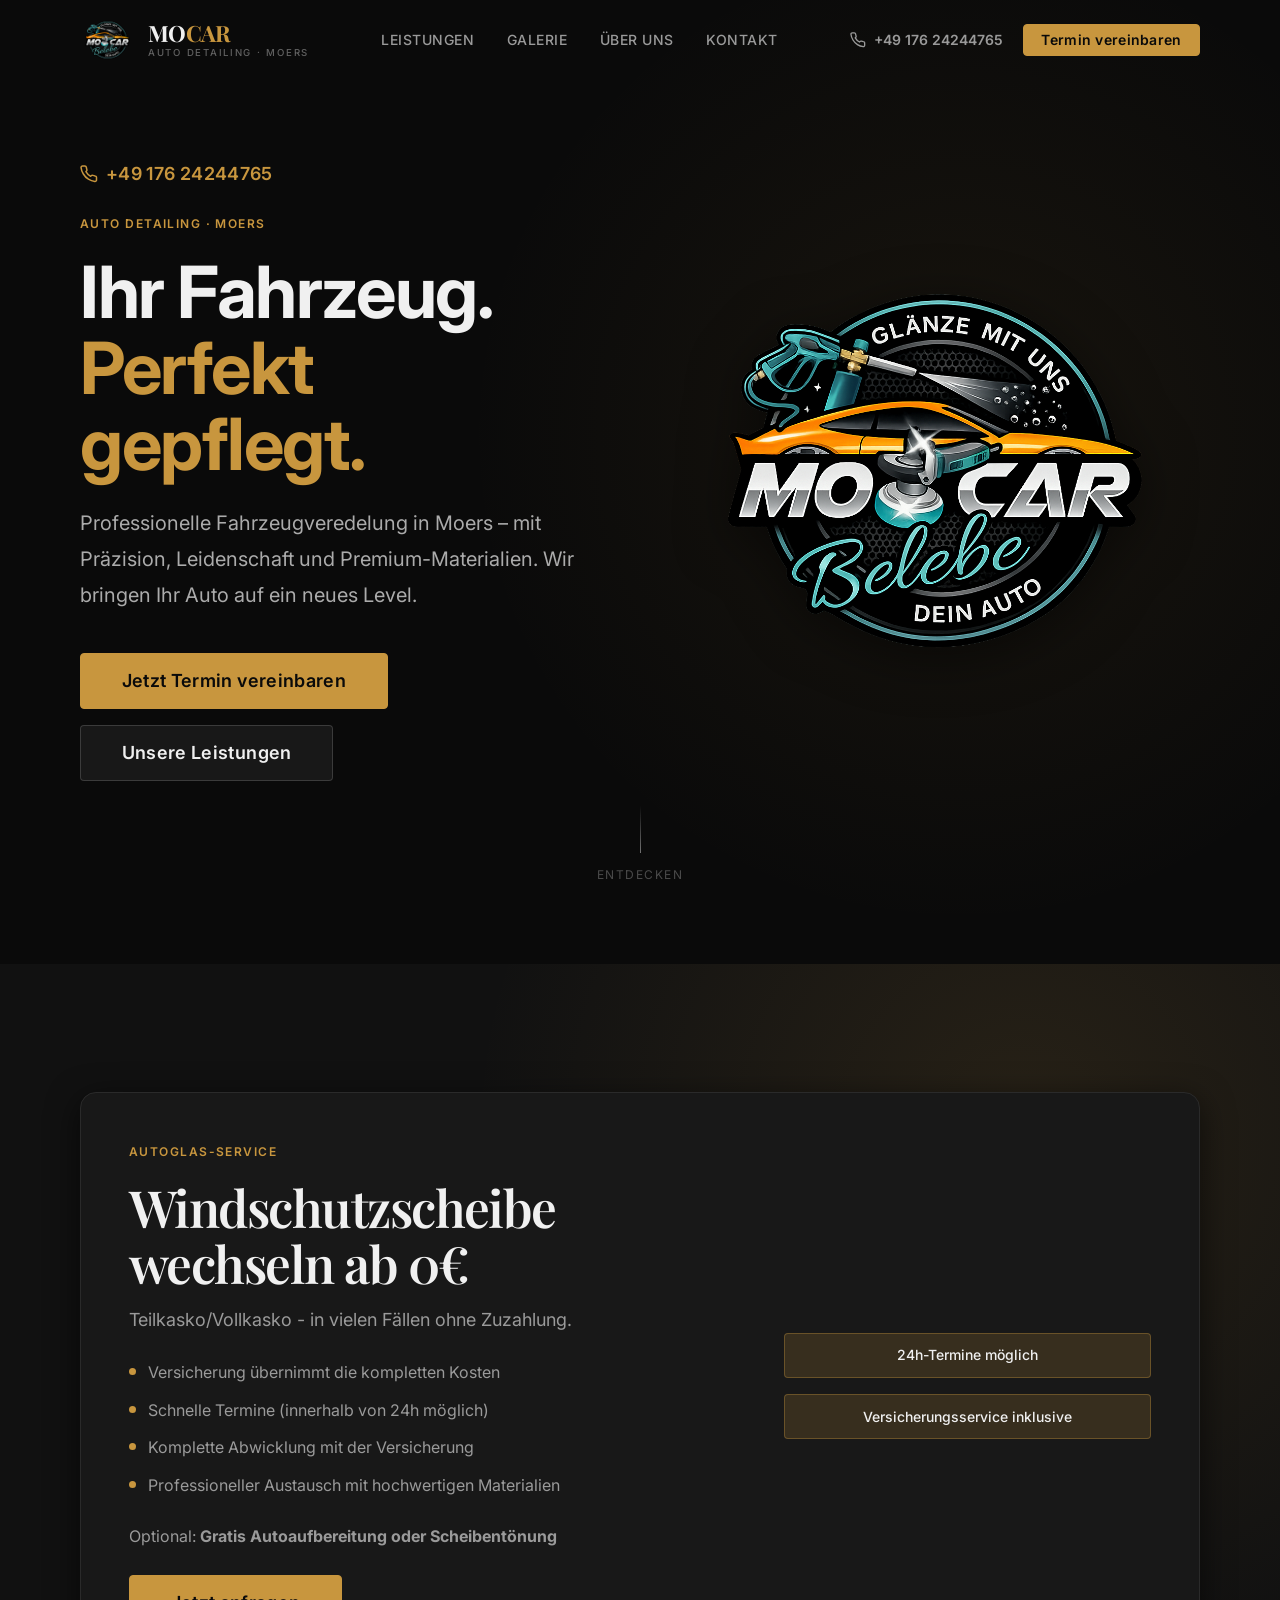
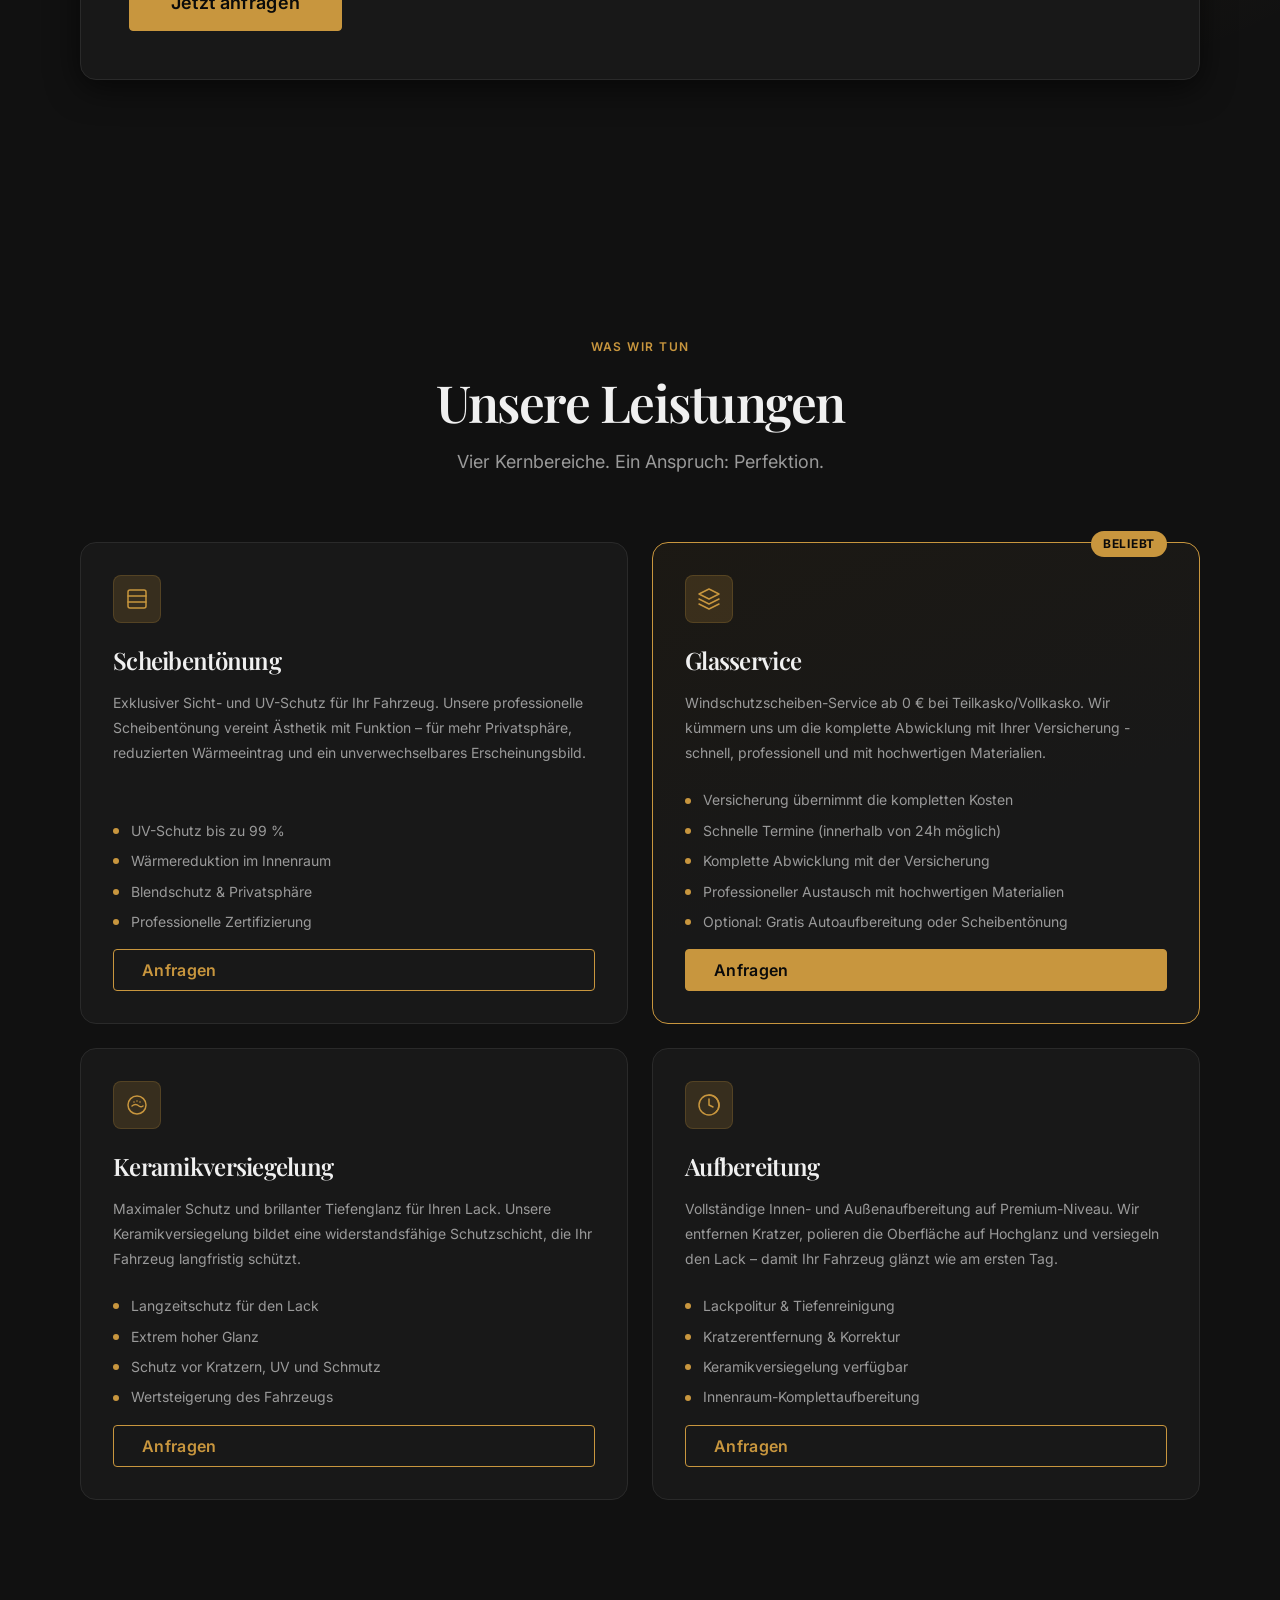
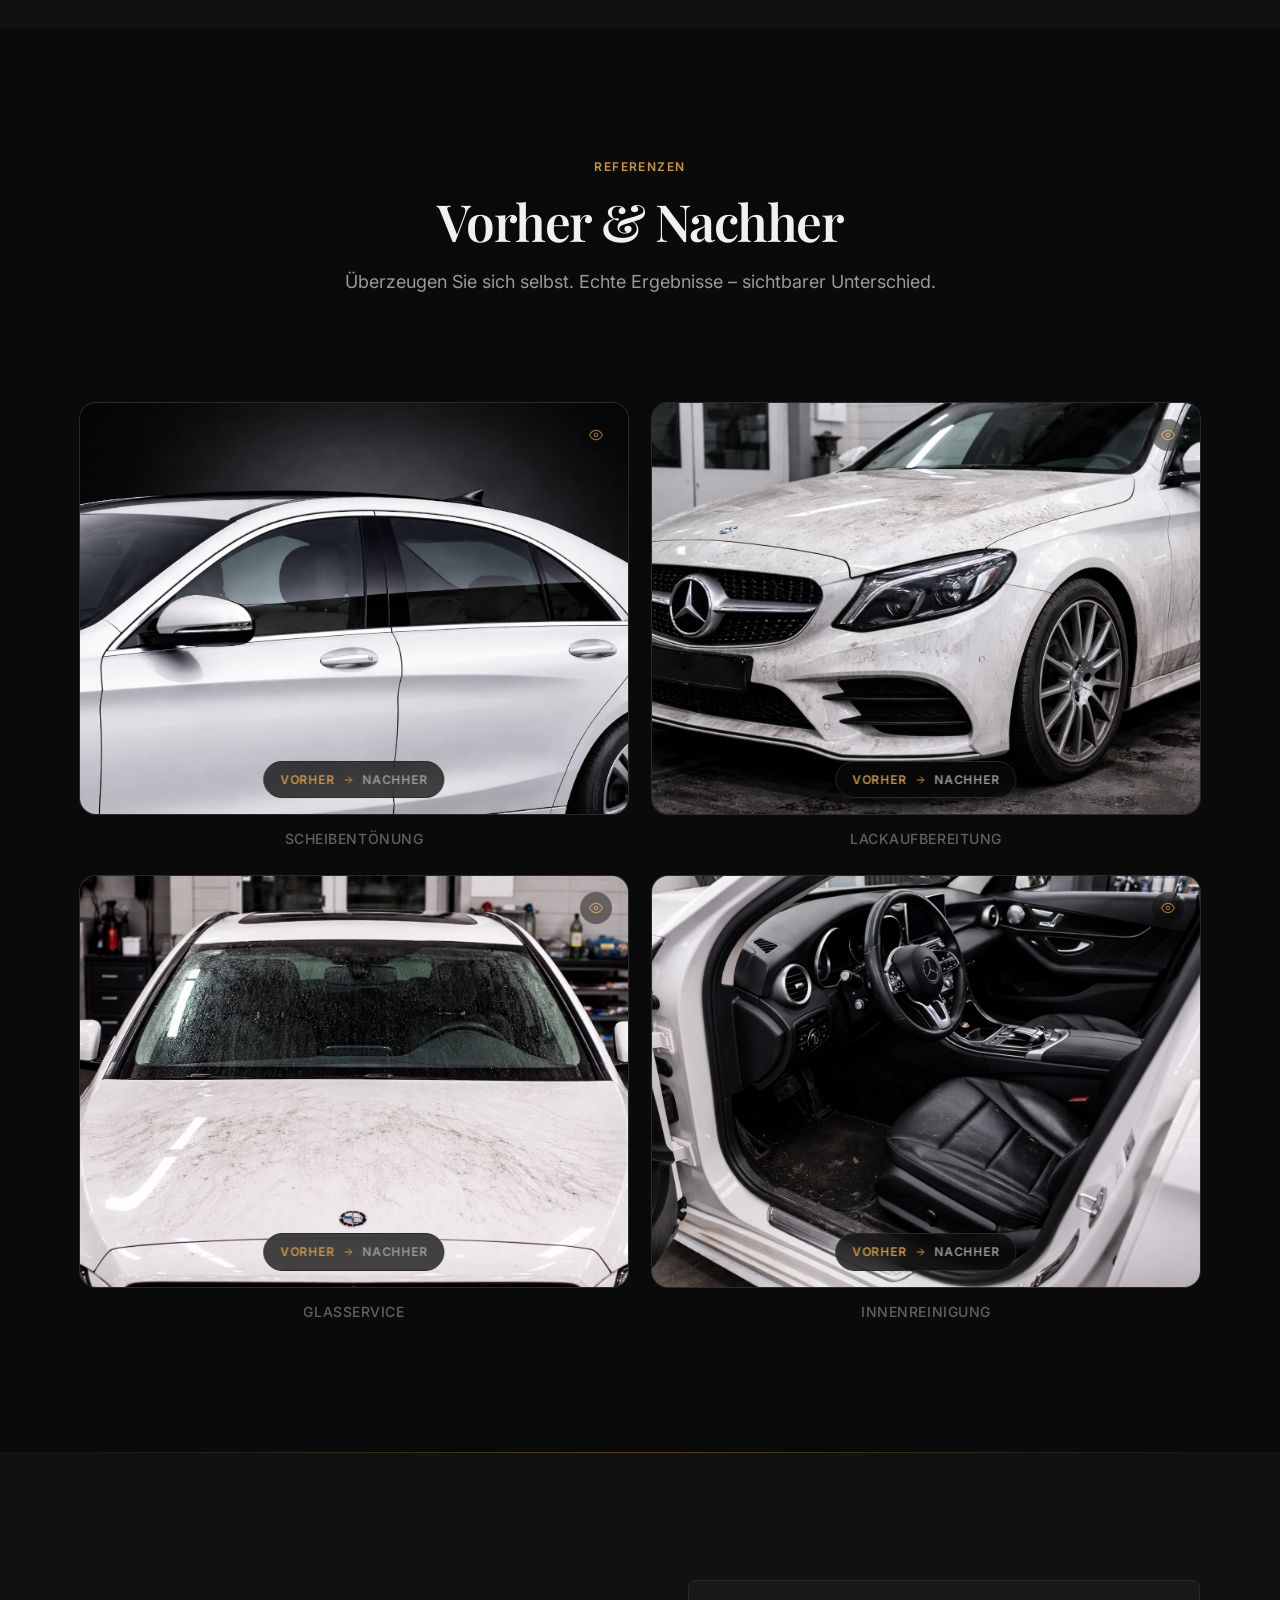
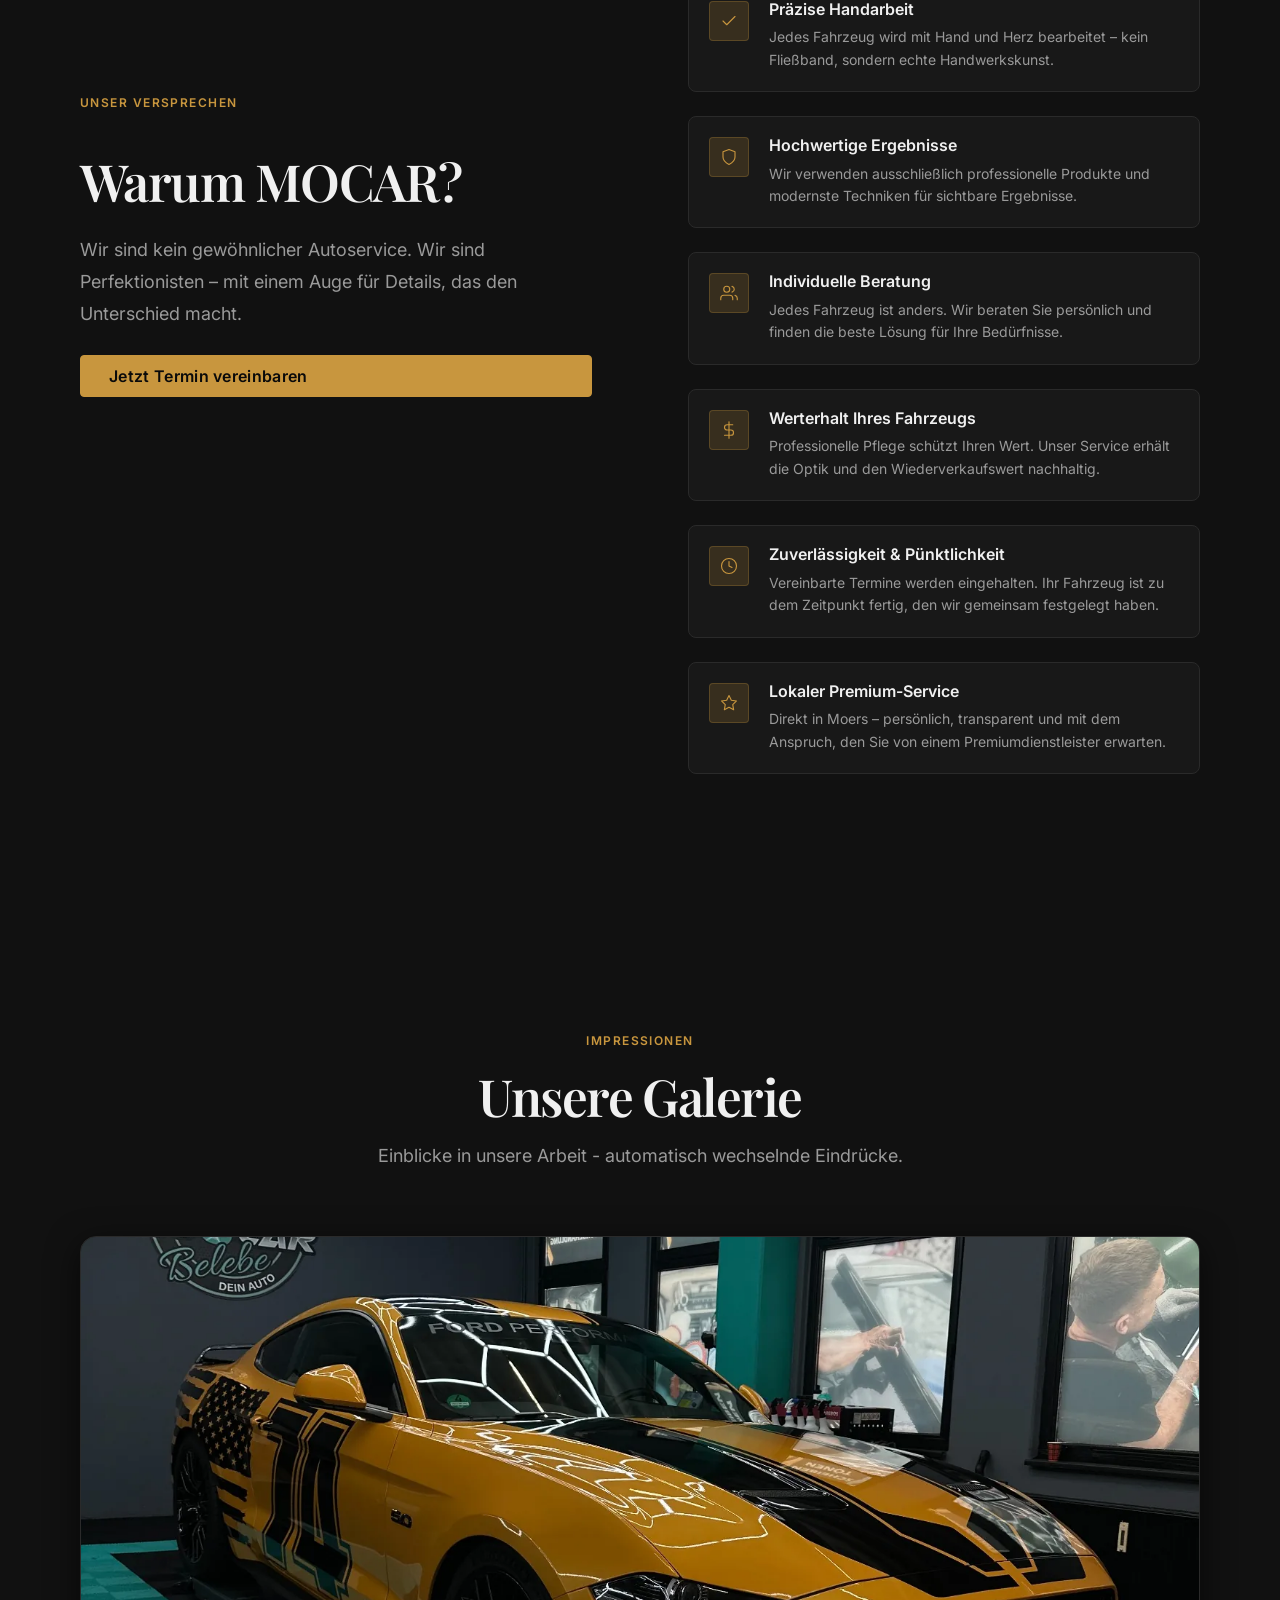
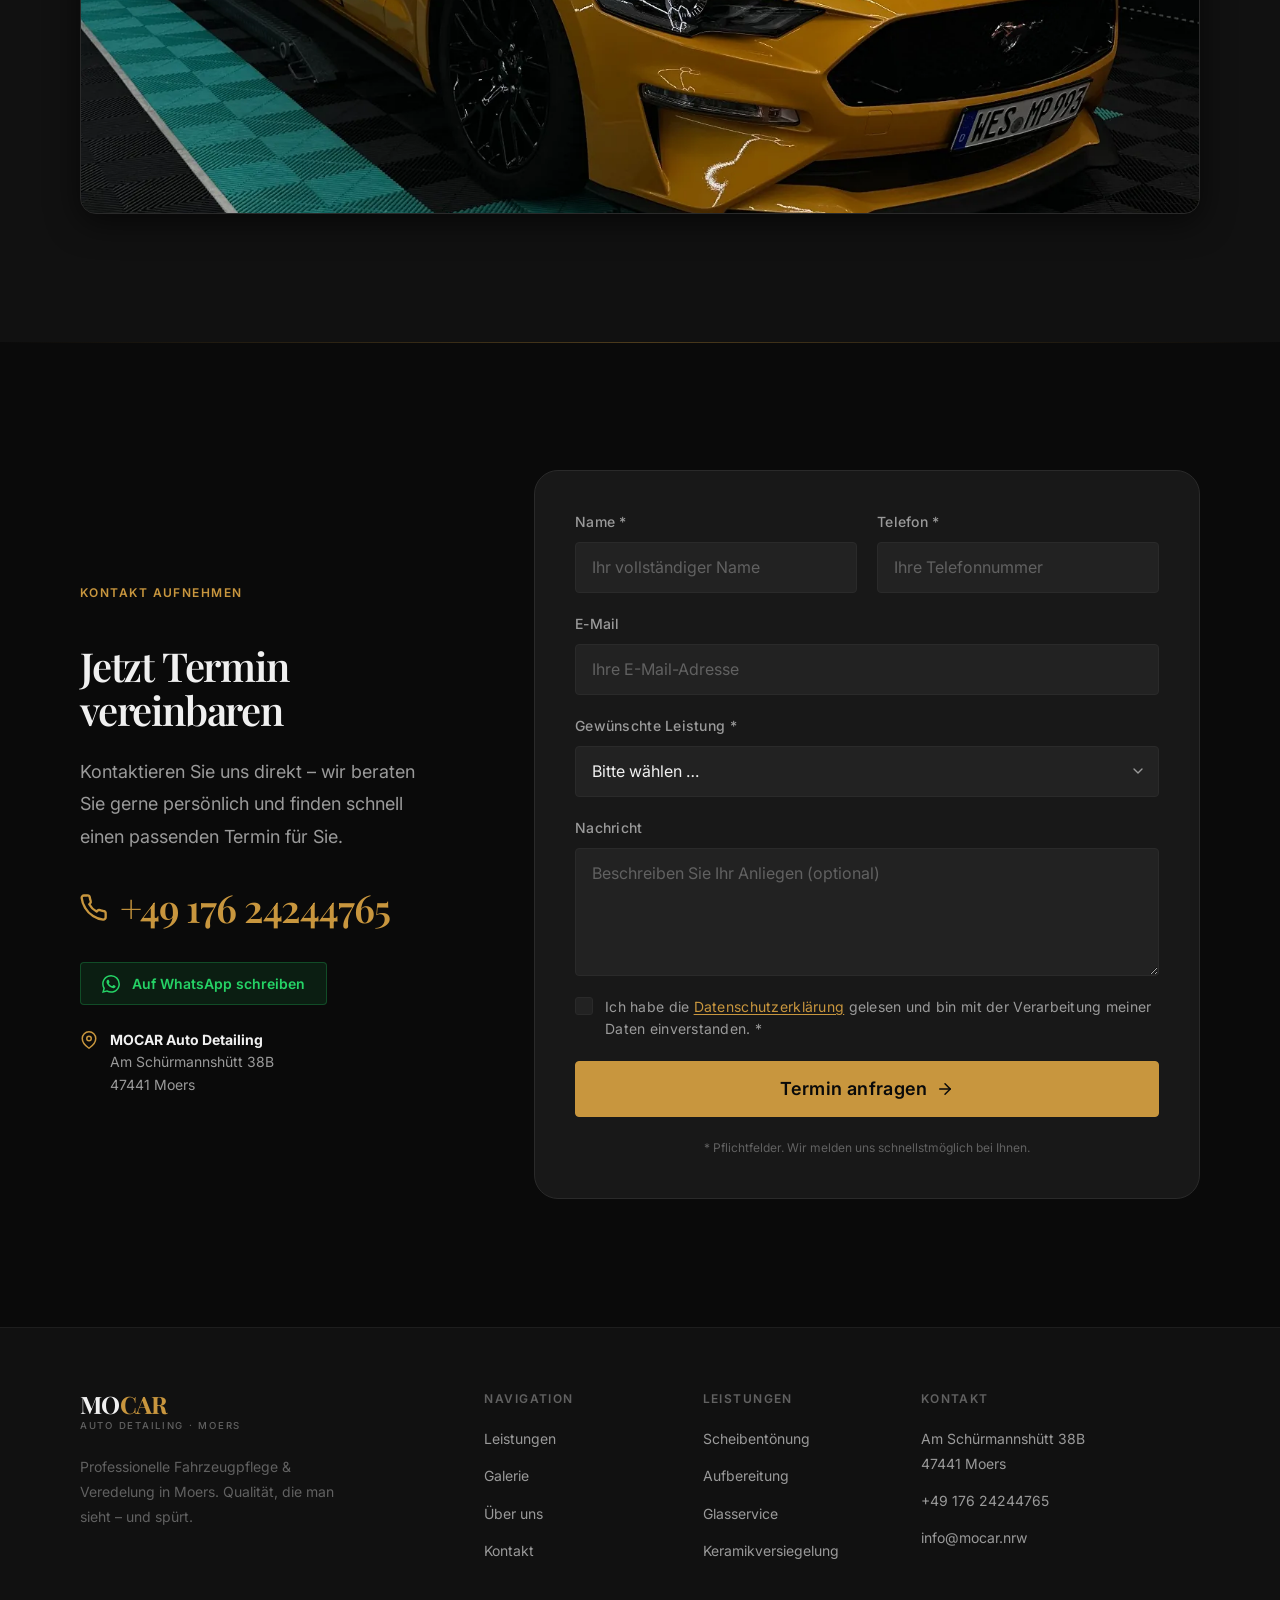
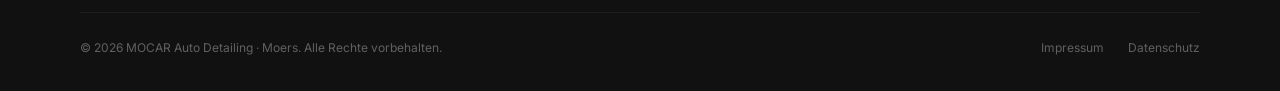
<file: index.html>
<!DOCTYPE html>
<html lang="de">
<head>
  <meta charset="UTF-8" />
  <meta name="viewport" content="width=device-width, initial-scale=1.0" />
  <title>MOCAR – Auto Detailing & Fahrzeugveredelung in Moers</title>
  <meta name="description" content="MOCAR in Moers – Ihr Spezialist für professionelles Auto Detailing, Scheibentönung, Aufbereitung und Glasservice. Premium-Qualität für Ihr Fahrzeug." />

  <!-- Fonts -->
  <link rel="preconnect" href="https://fonts.googleapis.com" />
  <link rel="preconnect" href="https://fonts.gstatic.com" crossorigin />
  <link href="https://fonts.googleapis.com/css2?family=Playfair+Display:wght@400;600;700&family=Inter:wght@300;400;500;600&display=swap" rel="stylesheet" />

  <!-- Styles -->
  <link rel="stylesheet" href="css/styles.css" />
</head>
<body>

  <!-- ===================== HEADER / NAVIGATION ===================== -->
  <header class="site-header" id="site-header" role="banner">
    <div class="container header-inner">

      <!-- Logo -->
      <a href="#hero" class="logo logo--image logo--with-text" aria-label="MOCAR – zur Startseite">
        <img
          src="images/mocars-darkmode.png"
          alt="MOCAR Auto Detailing"
          class="logo-image"
          loading="eager"
          decoding="async"
        />
        <span class="logo-text-group">
          <span class="logo-main">MO<span class="logo-accent">CAR</span></span>
          <span class="logo-tagline">Auto Detailing · Moers</span>
        </span>
      </a>

      <!-- Primary Navigation -->
      <nav class="main-nav" aria-label="Hauptnavigation">
        <ul role="list">
          <li><a href="#leistungen">Leistungen</a></li>
          <li><a href="#galerie">Galerie</a></li>
          <li><a href="#warum-mocars">Über uns</a></li>
          <li><a href="#kontakt">Kontakt</a></li>
        </ul>
      </nav>

      <!-- Phone + CTA (desktop) -->
      <div class="header-cta">
        <a href="tel:+49 176 24244765" class="header-phone" aria-label="Jetzt anrufen: +49 176 24244765">
          <svg class="icon-phone" xmlns="http://www.w3.org/2000/svg" viewBox="0 0 24 24" fill="none" stroke="currentColor" stroke-width="2" stroke-linecap="round" stroke-linejoin="round" aria-hidden="true" focusable="false">
            <path d="M22 16.92v3a2 2 0 0 1-2.18 2 19.79 19.79 0 0 1-8.63-3.07A19.5 19.5 0 0 1 4.48 12 19.79 19.79 0 0 1 1.41 3.41 2 2 0 0 1 3.4 1.25h3a2 2 0 0 1 2 1.72c.13 1 .38 1.97.74 2.9a2 2 0 0 1-.45 2.11L7.91 8.76a16 16 0 0 0 6.29 6.29l.78-.78a2 2 0 0 1 2.11-.45c.93.36 1.9.61 2.9.74A2 2 0 0 1 22 16.92z"/>
          </svg>
          +49 176 24244765
        </a>
        <a href="#kontakt" class="btn btn-primary btn-sm">Termin vereinbaren</a>
      </div>

      <!-- Mobile Menu Toggle -->
      <button class="mobile-menu-toggle" id="mobile-menu-toggle" aria-label="Menü öffnen" aria-expanded="false" aria-controls="mobile-nav">
        <span class="hamburger-line"></span>
        <span class="hamburger-line"></span>
        <span class="hamburger-line"></span>
      </button>
    </div>

    <!-- Mobile Navigation Overlay -->
    <nav class="mobile-nav" id="mobile-nav" aria-label="Mobile Navigation" aria-hidden="true">
      <ul role="list">
        <li><a href="#leistungen" class="mobile-nav-link">Leistungen</a></li>
        <li><a href="#galerie" class="mobile-nav-link">Galerie</a></li>
        <li><a href="#warum-mocars" class="mobile-nav-link">Über uns</a></li>
        <li><a href="#kontakt" class="mobile-nav-link">Kontakt</a></li>
      </ul>
      <a href="tel:+49 176 24244765" class="mobile-phone">
        <svg xmlns="http://www.w3.org/2000/svg" viewBox="0 0 24 24" fill="none" stroke="currentColor" stroke-width="2" stroke-linecap="round" stroke-linejoin="round" aria-hidden="true" focusable="false">
          <path d="M22 16.92v3a2 2 0 0 1-2.18 2 19.79 19.79 0 0 1-8.63-3.07A19.5 19.5 0 0 1 4.48 12 19.79 19.79 0 0 1 1.41 3.41 2 2 0 0 1 3.4 1.25h3a2 2 0 0 1 2 1.72c.13 1 .38 1.97.74 2.9a2 2 0 0 1-.45 2.11L7.91 8.76a16 16 0 0 0 6.29 6.29l.78-.78a2 2 0 0 1 2.11-.45c.93.36 1.9.61 2.9.74A2 2 0 0 1 22 16.92z"/>
        </svg>
        +49 176 24244765
      </a>
      <a href="#kontakt" class="btn btn-primary mobile-nav-cta">Termin vereinbaren</a>
    </nav>
  </header>

  <!-- ===================== HERO ===================== -->
  <section class="hero hero-typo-v1" id="hero" aria-label="Willkommen bei MOCAR">
    <div class="container hero-content">
      <!-- Phone (visible in hero) -->
      <a href="tel:+49 176 24244765" class="hero-phone reveal" aria-label="Jetzt anrufen: +49 176 24244765">
        <svg xmlns="http://www.w3.org/2000/svg" viewBox="0 0 24 24" fill="none" stroke="currentColor" stroke-width="2" stroke-linecap="round" stroke-linejoin="round" aria-hidden="true" focusable="false">
          <path d="M22 16.92v3a2 2 0 0 1-2.18 2 19.79 19.79 0 0 1-8.63-3.07A19.5 19.5 0 0 1 4.48 12 19.79 19.79 0 0 1 1.41 3.41 2 2 0 0 1 3.4 1.25h3a2 2 0 0 1 2 1.72c.13 1 .38 1.97.74 2.9a2 2 0 0 1-.45 2.11L7.91 8.76a16 16 0 0 0 6.29 6.29l.78-.78a2 2 0 0 1 2.11-.45c.93.36 1.9.61 2.9.74A2 2 0 0 1 22 16.92z"/>
        </svg>
        +49 176 24244765
      </a>

      <div class="hero-text">
        <p class="hero-eyebrow reveal">Auto Detailing · Moers</p>
        <h1 class="hero-headline reveal">
          Ihr Fahrzeug.<br />
          <span class="text-accent">Perfekt gepflegt.</span>
        </h1>
        <p class="hero-subheadline reveal">
          Professionelle Fahrzeugveredelung in Moers – mit Präzision,
          Leidenschaft und Premium-Materialien. Wir bringen Ihr Auto auf
          ein neues Level.
        </p>
        <div class="hero-actions reveal">
          <a href="#kontakt" class="btn btn-primary btn-lg">Jetzt Termin vereinbaren</a>
          <a href="#leistungen" class="btn btn-ghost btn-lg">Unsere Leistungen</a>
        </div>
      </div>

      <div class="hero-media reveal" aria-hidden="true">
        <img
          src="images/mocars-darkmode.png"
          alt=""
          class="hero-logo"
          loading="eager"
          decoding="async"
        />
      </div>

      <!-- Scroll indicator -->
      <div class="scroll-indicator" aria-hidden="true">
        <span class="scroll-line"></span>
        <span class="scroll-label">Entdecken</span>
      </div>
    </div>
  </section>

  <!-- ===================== AUTOSGLAS / WINDSCHUTZSCHEIBE ===================== -->
  <section class="section autoglas-highlight" id="autoglas" aria-labelledby="autoglas-heading">
    <div class="container">
      <div class="autoglas-card reveal">
        <div class="autoglas-content">
          <p class="section-eyebrow">Autoglas-Service</p>
          <h2 id="autoglas-heading">Windschutzscheibe wechseln ab 0€</h2>
          <p class="autoglas-subtitle">Teilkasko/Vollkasko - in vielen Fällen ohne Zuzahlung.</p>

          <ul class="autoglas-benefits" aria-label="Vorteile Autoglas-Service">
            <li>Versicherung übernimmt die kompletten Kosten</li>
            <li>Schnelle Termine (innerhalb von 24h möglich)</li>
            <li>Komplette Abwicklung mit der Versicherung</li>
            <li>Professioneller Austausch mit hochwertigen Materialien</li>
          </ul>

          <p class="autoglas-bonus">
            Optional: <strong>Gratis Autoaufbereitung oder Scheibentönung</strong>
          </p>

          <a href="#kontakt" class="btn btn-primary btn-lg">Jetzt anfragen</a>
        </div>

        <div class="autoglas-meta" aria-hidden="true">
          <span class="autoglas-meta-chip">24h-Termine möglich</span>
          <span class="autoglas-meta-chip">Versicherungsservice inklusive</span>
        </div>
      </div>
    </div>
  </section>

  <!-- ===================== LEISTUNGEN ===================== -->
  <section class="section services" id="leistungen" aria-labelledby="services-heading">
    <div class="container">
      <header class="section-header reveal">
        <p class="section-eyebrow">Was wir tun</p>
        <h2 id="services-heading">Unsere Leistungen</h2>
        <p class="section-subtitle">
          Vier Kernbereiche. Ein Anspruch: Perfektion.
        </p>
      </header>

      <div class="services-grid">

        <!-- Service 1: Scheibentönung -->
        <article class="service-card reveal" aria-labelledby="service-1-heading">
          <div class="service-card-icon" aria-hidden="true">
            <svg xmlns="http://www.w3.org/2000/svg" viewBox="0 0 24 24" fill="none" stroke="currentColor" stroke-width="1.5" stroke-linecap="round" stroke-linejoin="round">
              <rect x="3" y="3" width="18" height="18" rx="2" ry="2"/>
              <line x1="3" y1="9" x2="21" y2="9"/>
              <line x1="3" y1="15" x2="21" y2="15"/>
            </svg>
          </div>
          <div class="service-card-body">
            <h3 id="service-1-heading">Scheibentönung</h3>
            <p>
              Exklusiver Sicht- und UV-Schutz für Ihr Fahrzeug. Unsere
              professionelle Scheibentönung vereint Ästhetik mit Funktion –
              für mehr Privatsphäre, reduzierten Wärmeeintrag und ein
              unverwechselbares Erscheinungsbild.
            </p>
            <ul class="service-benefits" aria-label="Vorteile Scheibentönung">
              <li>UV-Schutz bis zu 99 %</li>
              <li>Wärmereduktion im Innenraum</li>
              <li>Blendschutz & Privatsphäre</li>
              <li>Professionelle Zertifizierung</li>
            </ul>
            <a href="#kontakt" class="btn btn-outline">Anfragen</a>
          </div>
        </article>

        <!-- Service 2: Glasservice -->
        <article class="service-card service-card--featured reveal" aria-labelledby="service-2-heading">
          <div class="service-card-badge">Beliebt</div>
          <div class="service-card-icon" aria-hidden="true">
            <svg xmlns="http://www.w3.org/2000/svg" viewBox="0 0 24 24" fill="none" stroke="currentColor" stroke-width="1.5" stroke-linecap="round" stroke-linejoin="round">
              <polygon points="12 2 2 7 12 12 22 7 12 2"/>
              <polyline points="2 17 12 22 22 17"/>
              <polyline points="2 12 12 17 22 12"/>
            </svg>
          </div>
          <div class="service-card-body">
            <h3 id="service-2-heading">Glasservice</h3>
            <p>
              Windschutzscheiben-Service ab 0 € bei Teilkasko/Vollkasko.
              Wir kümmern uns um die komplette Abwicklung mit Ihrer
              Versicherung - schnell, professionell und mit hochwertigen Materialien.
            </p>
            <ul class="service-benefits" aria-label="Vorteile Glasservice">
              <li>Versicherung übernimmt die kompletten Kosten</li>
              <li>Schnelle Termine (innerhalb von 24h möglich)</li>
              <li>Komplette Abwicklung mit der Versicherung</li>
              <li>Professioneller Austausch mit hochwertigen Materialien</li>
              <li>Optional: Gratis Autoaufbereitung oder Scheibentönung</li>
            </ul>
            <a href="#kontakt" class="btn btn-primary">Anfragen</a>
          </div>
        </article>

        <!-- Service 3: Keramikversiegelung -->
        <article class="service-card reveal" aria-labelledby="service-3-heading">
          <div class="service-card-icon" aria-hidden="true">
            <svg xmlns="http://www.w3.org/2000/svg" viewBox="0 0 24 24" fill="none" stroke="currentColor" stroke-width="1.5" stroke-linecap="round" stroke-linejoin="round">
              <path d="M3 12a9 9 0 1 0 18 0 9 9 0 1 0-18 0"/>
              <path d="M7 13c2.2-1.8 4.8-1.8 7 0 1.3 1 2.6 1.1 4 0"/>
              <path d="M9 9h.01"/>
              <path d="M12 8h.01"/>
              <path d="M15 9h.01"/>
            </svg>
          </div>
          <div class="service-card-body">
            <h3 id="service-3-heading">Keramikversiegelung</h3>
            <p>
              Maximaler Schutz und brillanter Tiefenglanz für Ihren Lack.
              Unsere Keramikversiegelung bildet eine widerstandsfähige
              Schutzschicht, die Ihr Fahrzeug langfristig schützt.
            </p>
            <ul class="service-benefits" aria-label="Vorteile Keramikversiegelung">
              <li>Langzeitschutz für den Lack</li>
              <li>Extrem hoher Glanz</li>
              <li>Schutz vor Kratzern, UV und Schmutz</li>
              <li>Wertsteigerung des Fahrzeugs</li>
            </ul>
            <a href="#kontakt" class="btn btn-outline">Anfragen</a>
          </div>
        </article>

        <!-- Service 4: Aufbereitung -->
        <article class="service-card reveal" aria-labelledby="service-4-heading">
          <div class="service-card-icon" aria-hidden="true">
            <svg xmlns="http://www.w3.org/2000/svg" viewBox="0 0 24 24" fill="none" stroke="currentColor" stroke-width="1.5" stroke-linecap="round" stroke-linejoin="round">
              <circle cx="12" cy="12" r="10"/>
              <path d="M12 2a10 10 0 0 1 7.07 17.07"/>
              <path d="M12 6v6l4 2"/>
            </svg>
          </div>
          <div class="service-card-body">
            <h3 id="service-4-heading">Aufbereitung</h3>
            <p>
              Vollständige Innen- und Außenaufbereitung auf
              Premium-Niveau. Wir entfernen Kratzer, polieren die
              Oberfläche auf Hochglanz und versiegeln den Lack – damit
              Ihr Fahrzeug glänzt wie am ersten Tag.
            </p>
            <ul class="service-benefits" aria-label="Vorteile Aufbereitung">
              <li>Lackpolitur & Tiefenreinigung</li>
              <li>Kratzerentfernung & Korrektur</li>
              <li>Keramikversiegelung verfügbar</li>
              <li>Innenraum-Komplettaufbereitung</li>
            </ul>
            <a href="#kontakt" class="btn btn-outline">Anfragen</a>
          </div>
        </article>

      </div>
    </div>
  </section>

  <!-- ===================== GALERIE / VORHER-NACHHER ===================== -->
  <section class="section gallery" id="galerie" aria-labelledby="gallery-heading">
    <div class="container">
      <header class="section-header reveal">
        <p class="section-eyebrow">Referenzen</p>
        <h2 id="gallery-heading">Vorher & Nachher</h2>
        <p class="section-subtitle">
          Überzeugen Sie sich selbst. Echte Ergebnisse – sichtbarer Unterschied.
        </p>
        <p class="gallery-hint reveal" aria-label="Interaktionshinweis">
          <svg xmlns="http://www.w3.org/2000/svg" viewBox="0 0 24 24" fill="none" stroke="currentColor" stroke-width="2" stroke-linecap="round" stroke-linejoin="round" aria-hidden="true" focusable="false" class="icon-touch">
            <path d="M14 14.76V3.5a2.5 2.5 0 0 0-5 0v11.26a4.5 4.5 0 1 0 5 0z"/>
          </svg>
          Bewegen Sie den Mauszeiger über ein Bild – oder tippen Sie auf mobilen Geräten.
        </p>
      </header>

      <div class="gallery-grid">

        <!-- Gallery Item 1 – Scheibentönung -->
        <div class="gallery-item reveal" role="img" aria-label="Vorher-Nachher: Scheibentönung">
          <div class="gallery-media">
            <img
              src="images/scheibentoenung_vorher.png"
              alt="Fahrzeugscheibe vor der Tönung – ohne Schutz"
              class="gallery-img gallery-img--before"
              loading="lazy"
            />
            <img
              src="images/scheibentoenung_nachher.png"
              alt="Fahrzeugscheibe nach der professionellen Tönung – eleganter dunkler Effekt"
              class="gallery-img gallery-img--after"
              loading="lazy"
              aria-hidden="true"
            />
            <div class="gallery-badge" aria-hidden="true">
              <span class="badge-before">Vorher</span>
              <svg xmlns="http://www.w3.org/2000/svg" viewBox="0 0 24 24" fill="none" stroke="currentColor" stroke-width="2" aria-hidden="true" focusable="false">
                <line x1="5" y1="12" x2="19" y2="12"/>
                <polyline points="12 5 19 12 12 19"/>
              </svg>
              <span class="badge-after">Nachher</span>
            </div>
            <div class="gallery-hint-icon" aria-hidden="true">
              <svg xmlns="http://www.w3.org/2000/svg" viewBox="0 0 24 24" fill="none" stroke="currentColor" stroke-width="2" stroke-linecap="round" stroke-linejoin="round">
                <path d="M1 12s4-8 11-8 11 8 11 8-4 8-11 8-11-8-11-8z"/>
                <circle cx="12" cy="12" r="3"/>
              </svg>
            </div>
          </div>
          <p class="gallery-label">Scheibentönung</p>
        </div>

        <!-- Gallery Item 2 – Lackaufbereitung -->
        <div class="gallery-item reveal" role="img" aria-label="Vorher-Nachher: Lackaufbereitung">
          <div class="gallery-media">
            <img
              src="images/lackaufbereitung_vorher.png"
              alt="Fahrzeuglack vor der Aufbereitung – matt und verkratzt"
              class="gallery-img gallery-img--before"
              loading="lazy"
            />
            <img
              src="images/lackaufbereitung_nachher.png"
              alt="Fahrzeuglack nach der Politur – glänzend und makellos"
              class="gallery-img gallery-img--after"
              loading="lazy"
              aria-hidden="true"
            />
            <div class="gallery-badge" aria-hidden="true">
              <span class="badge-before">Vorher</span>
              <svg xmlns="http://www.w3.org/2000/svg" viewBox="0 0 24 24" fill="none" stroke="currentColor" stroke-width="2" aria-hidden="true" focusable="false">
                <line x1="5" y1="12" x2="19" y2="12"/>
                <polyline points="12 5 19 12 12 19"/>
              </svg>
              <span class="badge-after">Nachher</span>
            </div>
            <div class="gallery-hint-icon" aria-hidden="true">
              <svg xmlns="http://www.w3.org/2000/svg" viewBox="0 0 24 24" fill="none" stroke="currentColor" stroke-width="2" stroke-linecap="round" stroke-linejoin="round">
                <path d="M1 12s4-8 11-8 11 8 11 8-4 8-11 8-11-8-11-8z"/>
                <circle cx="12" cy="12" r="3"/>
              </svg>
            </div>
          </div>
          <p class="gallery-label">Lackaufbereitung</p>
        </div>

        <!-- Gallery Item 3 – Glasservice -->
        <div class="gallery-item reveal" role="img" aria-label="Vorher-Nachher: Glasservice">
          <div class="gallery-media">
            <img
              src="images/glasservice_vorher.png"
              alt="Fahrzeugscheibe vor dem Glasservice – verschmutzt und stark beschlagen"
              class="gallery-img gallery-img--before"
              loading="lazy"
            />
            <img
              src="images/glasservice_nachher.png"
              alt="Fahrzeugscheibe nach dem Glasservice – kristallklar und hydrophob beschichtet"
              class="gallery-img gallery-img--after"
              loading="lazy"
              aria-hidden="true"
            />
            <div class="gallery-badge" aria-hidden="true">
              <span class="badge-before">Vorher</span>
              <svg xmlns="http://www.w3.org/2000/svg" viewBox="0 0 24 24" fill="none" stroke="currentColor" stroke-width="2" aria-hidden="true" focusable="false">
                <line x1="5" y1="12" x2="19" y2="12"/>
                <polyline points="12 5 19 12 12 19"/>
              </svg>
              <span class="badge-after">Nachher</span>
            </div>
            <div class="gallery-hint-icon" aria-hidden="true">
              <svg xmlns="http://www.w3.org/2000/svg" viewBox="0 0 24 24" fill="none" stroke="currentColor" stroke-width="2" stroke-linecap="round" stroke-linejoin="round">
                <path d="M1 12s4-8 11-8 11 8 11 8-4 8-11 8-11-8-11-8z"/>
                <circle cx="12" cy="12" r="3"/>
              </svg>
            </div>
          </div>
          <p class="gallery-label">Glasservice</p>
        </div>

        <!-- Gallery Item 4 – Innenreinigung -->
        <div class="gallery-item reveal" role="img" aria-label="Vorher-Nachher: Innenreinigung">
          <div class="gallery-media">
            <img
              src="images/innenreinigung_vorher.png"
              alt="Fahrzeuginnenraum vor der Aufbereitung – verschmutzt"
              class="gallery-img gallery-img--before"
              loading="lazy"
            />
            <img
              src="images/innenreinigung_nachher.png"
              alt="Fahrzeuginnenraum nach der Innenreinigung – makellos sauber"
              class="gallery-img gallery-img--after"
              loading="lazy"
              aria-hidden="true"
            />
            <div class="gallery-badge" aria-hidden="true">
              <span class="badge-before">Vorher</span>
              <svg xmlns="http://www.w3.org/2000/svg" viewBox="0 0 24 24" fill="none" stroke="currentColor" stroke-width="2" aria-hidden="true" focusable="false">
                <line x1="5" y1="12" x2="19" y2="12"/>
                <polyline points="12 5 19 12 12 19"/>
              </svg>
              <span class="badge-after">Nachher</span>
            </div>
            <div class="gallery-hint-icon" aria-hidden="true">
              <svg xmlns="http://www.w3.org/2000/svg" viewBox="0 0 24 24" fill="none" stroke="currentColor" stroke-width="2" stroke-linecap="round" stroke-linejoin="round">
                <path d="M1 12s4-8 11-8 11 8 11 8-4 8-11 8-11-8-11-8z"/>
                <circle cx="12" cy="12" r="3"/>
              </svg>
            </div>
          </div>
          <p class="gallery-label">Innenreinigung</p>
        </div>

      </div><!-- /gallery-grid -->
    </div>
  </section>

  <!-- ===================== WARUM MOCAR ===================== -->
  <section class="section why-mocars" id="warum-mocars" aria-labelledby="why-heading">
    <div class="container">
      <div class="why-inner">
        <div class="why-text reveal">
          <p class="section-eyebrow">Unser Versprechen</p>
          <h2 id="why-heading">Warum MOCAR?</h2>
          <p class="why-intro">
            Wir sind kein gewöhnlicher Autoservice. Wir sind Perfektionisten –
            mit einem Auge für Details, das den Unterschied macht.
          </p>
          <a href="#kontakt" class="btn btn-primary">Jetzt Termin vereinbaren</a>
        </div>

        <ul class="why-list" aria-label="Unsere Stärken">
          <li class="why-item reveal">
            <div class="why-item-icon" aria-hidden="true">
              <svg xmlns="http://www.w3.org/2000/svg" viewBox="0 0 24 24" fill="none" stroke="currentColor" stroke-width="1.5" stroke-linecap="round" stroke-linejoin="round">
                <polyline points="20 6 9 17 4 12"/>
              </svg>
            </div>
            <div class="why-item-content">
              <h3>Präzise Handarbeit</h3>
              <p>Jedes Fahrzeug wird mit Hand und Herz bearbeitet – kein Fließband, sondern echte Handwerkskunst.</p>
            </div>
          </li>
          <li class="why-item reveal">
            <div class="why-item-icon" aria-hidden="true">
              <svg xmlns="http://www.w3.org/2000/svg" viewBox="0 0 24 24" fill="none" stroke="currentColor" stroke-width="1.5" stroke-linecap="round" stroke-linejoin="round">
                <path d="M12 22s8-4 8-10V5l-8-3-8 3v7c0 6 8 10 8 10z"/>
              </svg>
            </div>
            <div class="why-item-content">
              <h3>Hochwertige Ergebnisse</h3>
              <p>Wir verwenden ausschließlich professionelle Produkte und modernste Techniken für sichtbare Ergebnisse.</p>
            </div>
          </li>
          <li class="why-item reveal">
            <div class="why-item-icon" aria-hidden="true">
              <svg xmlns="http://www.w3.org/2000/svg" viewBox="0 0 24 24" fill="none" stroke="currentColor" stroke-width="1.5" stroke-linecap="round" stroke-linejoin="round">
                <path d="M17 21v-2a4 4 0 0 0-4-4H5a4 4 0 0 0-4 4v2"/>
                <circle cx="9" cy="7" r="4"/>
                <path d="M23 21v-2a4 4 0 0 0-3-3.87"/>
                <path d="M16 3.13a4 4 0 0 1 0 7.75"/>
              </svg>
            </div>
            <div class="why-item-content">
              <h3>Individuelle Beratung</h3>
              <p>Jedes Fahrzeug ist anders. Wir beraten Sie persönlich und finden die beste Lösung für Ihre Bedürfnisse.</p>
            </div>
          </li>
          <li class="why-item reveal">
            <div class="why-item-icon" aria-hidden="true">
              <svg xmlns="http://www.w3.org/2000/svg" viewBox="0 0 24 24" fill="none" stroke="currentColor" stroke-width="1.5" stroke-linecap="round" stroke-linejoin="round">
                <line x1="12" y1="1" x2="12" y2="23"/>
                <path d="M17 5H9.5a3.5 3.5 0 0 0 0 7h5a3.5 3.5 0 0 1 0 7H6"/>
              </svg>
            </div>
            <div class="why-item-content">
              <h3>Werterhalt Ihres Fahrzeugs</h3>
              <p>Professionelle Pflege schützt Ihren Wert. Unser Service erhält die Optik und den Wiederverkaufswert nachhaltig.</p>
            </div>
          </li>
          <li class="why-item reveal">
            <div class="why-item-icon" aria-hidden="true">
              <svg xmlns="http://www.w3.org/2000/svg" viewBox="0 0 24 24" fill="none" stroke="currentColor" stroke-width="1.5" stroke-linecap="round" stroke-linejoin="round">
                <circle cx="12" cy="12" r="10"/>
                <polyline points="12 6 12 12 16 14"/>
              </svg>
            </div>
            <div class="why-item-content">
              <h3>Zuverlässigkeit & Pünktlichkeit</h3>
              <p>Vereinbarte Termine werden eingehalten. Ihr Fahrzeug ist zu dem Zeitpunkt fertig, den wir gemeinsam festgelegt haben.</p>
            </div>
          </li>
          <li class="why-item reveal">
            <div class="why-item-icon" aria-hidden="true">
              <svg xmlns="http://www.w3.org/2000/svg" viewBox="0 0 24 24" fill="none" stroke="currentColor" stroke-width="1.5" stroke-linecap="round" stroke-linejoin="round">
                <polygon points="12 2 15.09 8.26 22 9.27 17 14.14 18.18 21.02 12 17.77 5.82 21.02 7 14.14 2 9.27 8.91 8.26 12 2"/>
              </svg>
            </div>
            <div class="why-item-content">
              <h3>Lokaler Premium-Service</h3>
              <p>Direkt in Moers – persönlich, transparent und mit dem Anspruch, den Sie von einem Premiumdienstleister erwarten.</p>
            </div>
          </li>
        </ul>
      </div>
    </div>
  </section>

  <!-- ===================== AUTO GALLERY ===================== -->
  <section class="section auto-gallery" id="auto-gallery" aria-labelledby="auto-gallery-heading">
    <div class="container">
      <header class="section-header reveal">
        <p class="section-eyebrow">Impressionen</p>
        <h2 id="auto-gallery-heading">Unsere Galerie</h2>
        <p class="section-subtitle">Einblicke in unsere Arbeit - automatisch wechselnde Eindrücke.</p>
      </header>

      <div class="auto-gallery-slider reveal" data-interval="4500" aria-label="Automatisch rotierende Bildergalerie">
        <div class="auto-gallery-track" id="auto-gallery-track">
          <figure class="auto-gallery-slide is-active" aria-hidden="false">
            <img src="images/gallery/mustang_optimized.webp" alt="Veredeltes Fahrzeug in der MOCAR Galerie" loading="lazy" decoding="async" />
          </figure>
          <figure class="auto-gallery-slide" aria-hidden="true">
            <img src="images/gallery/car_detail_optimized.webp" alt="Detailaufnahme eines aufbereiteten Fahrzeugs in der MOCAR Galerie" loading="lazy" decoding="async" />
          </figure>
          <figure class="auto-gallery-slide" aria-hidden="true">
            <img src="images/gallery/mercedes_optimized.webp" alt="Detailaufnahme eines aufbereiteten Fahrzeugs in der MOCAR Galerie" loading="lazy" decoding="async" />
          </figure>
          <figure class="auto-gallery-slide" aria-hidden="true">
            <img src="images/gallery/bmw_optimized.webp" alt="Detailaufnahme eines aufbereiteten Fahrzeugs in der MOCAR Galerie" loading="lazy" decoding="async" />
          </figure>
        </div>
      </div>
    </div>
  </section>

  <!-- ===================== KONTAKT ===================== -->
  <section class="section contact" id="kontakt" aria-labelledby="contact-heading">
    <div class="container">
      <div class="contact-inner">

        <!-- Contact Info -->
        <div class="contact-info reveal">
          <p class="section-eyebrow">Kontakt aufnehmen</p>
          <h2 id="contact-heading">Jetzt Termin vereinbaren</h2>
          <p class="contact-intro">
            Kontaktieren Sie uns direkt – wir beraten Sie gerne persönlich
            und finden schnell einen passenden Termin für Sie.
          </p>

          <a href="tel:+49 176 24244765" class="contact-phone" aria-label="Jetzt anrufen: +49 176 24244765">
            <svg xmlns="http://www.w3.org/2000/svg" viewBox="0 0 24 24" fill="none" stroke="currentColor" stroke-width="2" stroke-linecap="round" stroke-linejoin="round" aria-hidden="true" focusable="false">
              <path d="M22 16.92v3a2 2 0 0 1-2.18 2 19.79 19.79 0 0 1-8.63-3.07A19.5 19.5 0 0 1 4.48 12 19.79 19.79 0 0 1 1.41 3.41 2 2 0 0 1 3.4 1.25h3a2 2 0 0 1 2 1.72c.13 1 .38 1.97.74 2.9a2 2 0 0 1-.45 2.11L7.91 8.76a16 16 0 0 0 6.29 6.29l.78-.78a2 2 0 0 1 2.11-.45c.93.36 1.9.61 2.9.74A2 2 0 0 1 22 16.92z"/>
            </svg>
            +49 176 24244765
          </a>

          <!-- WhatsApp CTA -->
          <a
            href="https://wa.me/4917624244765"
            class="contact-whatsapp"
            target="_blank"
            rel="noopener noreferrer"
            aria-label="Auf WhatsApp schreiben"
          >
            <svg xmlns="http://www.w3.org/2000/svg" viewBox="0 0 24 24" fill="currentColor" aria-hidden="true" focusable="false">
              <path d="M17.472 14.382c-.297-.149-1.758-.867-2.03-.967-.273-.099-.471-.148-.67.15-.197.297-.767.966-.94 1.164-.173.199-.347.223-.644.075-.297-.15-1.255-.463-2.39-1.475-.883-.788-1.48-1.761-1.653-2.059-.173-.297-.018-.458.13-.606.134-.133.298-.347.446-.52.149-.174.198-.298.298-.497.099-.198.05-.371-.025-.52-.075-.149-.669-1.612-.916-2.207-.242-.579-.487-.5-.669-.51-.173-.008-.371-.01-.57-.01-.198 0-.52.074-.792.372-.272.297-1.04 1.016-1.04 2.479 0 1.462 1.065 2.875 1.213 3.074.149.198 2.096 3.2 5.077 4.487.709.306 1.262.489 1.694.625.712.227 1.36.195 1.871.118.571-.085 1.758-.719 2.006-1.413.248-.694.248-1.289.173-1.413-.074-.124-.272-.198-.57-.347m-5.421 7.403h-.004a9.87 9.87 0 0 1-5.031-1.378l-.361-.214-3.741.982.998-3.648-.235-.374a9.86 9.86 0 0 1-1.51-5.26c.001-5.45 4.436-9.884 9.888-9.884 2.64 0 5.122 1.03 6.988 2.898a9.825 9.825 0 0 1 2.893 6.994c-.003 5.45-4.437 9.884-9.885 9.884m8.413-18.297A11.815 11.815 0 0 0 12.05 0C5.495 0 .16 5.335.157 11.892c0 2.096.547 4.142 1.588 5.945L.057 24l6.305-1.654a11.882 11.882 0 0 0 5.683 1.448h.005c6.554 0 11.89-5.335 11.893-11.893a11.821 11.821 0 0 0-3.48-8.413z"/>
            </svg>
            Auf WhatsApp schreiben
          </a>

          <div class="contact-address">
            <svg xmlns="http://www.w3.org/2000/svg" viewBox="0 0 24 24" fill="none" stroke="currentColor" stroke-width="2" stroke-linecap="round" stroke-linejoin="round" aria-hidden="true" focusable="false">
              <path d="M21 10c0 7-9 13-9 13s-9-6-9-13a9 9 0 0 1 18 0z"/>
              <circle cx="12" cy="10" r="3"/>
            </svg>
            <div>
              <strong>MOCAR Auto Detailing</strong><br />
              Am Schürmannshütt 38B<br />
              47441 Moers
            </div>
          </div>
        </div>

        <!-- Contact Form -->
        <div class="contact-form-wrap reveal">
          <form class="contact-form" id="contact-form" action="https://formsubmit.co/info@mocar.nrw" method="POST" aria-label="Terminanfrage">
            <input type="hidden" name="_subject" value="Neue Terminanfrage (MOCAR Website)" />
            <input type="hidden" name="_template" value="table" />
            <input type="hidden" name="_captcha" value="false" />
            <input type="hidden" name="_next" value="https://mocar.nrw/danke.html" />
            <div class="form-row">
              <div class="form-group">
                <label for="form-name">Name *</label>
                <input
                  type="text"
                  id="form-name"
                  name="name"
                  placeholder="Ihr vollständiger Name"
                  required
                  autocomplete="name"
                  aria-required="true"
                />
              </div>
              <div class="form-group">
                <label for="form-phone">Telefon *</label>
                <input
                  type="tel"
                  id="form-phone"
                  name="phone"
                  placeholder="Ihre Telefonnummer"
                  required
                  autocomplete="tel"
                  aria-required="true"
                />
              </div>
            </div>

            <div class="form-group">
              <label for="form-email">E-Mail</label>
              <input
                type="email"
                id="form-email"
                name="email"
                placeholder="Ihre E-Mail-Adresse"
                autocomplete="email"
              />
            </div>

            <div class="form-group">
              <label for="form-service">Gewünschte Leistung *</label>
              <select id="form-service" name="service" required aria-required="true">
                <option value="" disabled selected>Bitte wählen …</option>
                <option value="scheibentoenung">Scheibentönung</option>
                <option value="aufbereitung">Aufbereitung</option>
                <option value="glasservice">Glasservice</option>
                <option value="keramikversiegelung">Keramikversiegelung</option>
                <option value="sonstiges">Sonstiges</option>
              </select>
            </div>

            <div class="form-group">
              <label for="form-message">Nachricht</label>
              <textarea
                id="form-message"
                name="message"
                rows="4"
                placeholder="Beschreiben Sie Ihr Anliegen (optional)"
              ></textarea>
            </div>

            <div class="form-group form-group--checkbox">
              <label class="checkbox-label">
                <input type="checkbox" name="privacy" required aria-required="true" />
                <span class="checkbox-custom" aria-hidden="true"></span>
                <span>
                  Ich habe die
                  <a href="./datenschutz.html" class="form-link">Datenschutzerklärung</a>
                  gelesen und bin mit der Verarbeitung meiner Daten einverstanden. *
                </span>
              </label>
            </div>

            <button type="submit" class="btn btn-primary btn-lg btn-full">
              Termin anfragen
              <svg xmlns="http://www.w3.org/2000/svg" viewBox="0 0 24 24" fill="none" stroke="currentColor" stroke-width="2" stroke-linecap="round" stroke-linejoin="round" aria-hidden="true" focusable="false">
                <line x1="5" y1="12" x2="19" y2="12"/>
                <polyline points="12 5 19 12 12 19"/>
              </svg>
            </button>

            <p class="form-note">* Pflichtfelder. Wir melden uns schnellstmöglich bei Ihnen.</p>

            <!-- Success / Error Message (shown via JS) -->
            <div class="form-feedback" id="form-feedback" role="status" aria-live="polite"></div>
          </form>
        </div>

      </div>
    </div>
  </section>

  <!-- ===================== FOOTER ===================== -->
  <footer class="site-footer" id="footer" role="contentinfo">
    <div class="container">
      <div class="footer-grid">

        <!-- Brand -->
        <div class="footer-brand">
          <a href="#hero" class="logo" aria-label="MOCAR – zur Startseite">
            <span class="logo-main">MO<span class="logo-accent">CAR</span></span>
            <span class="logo-tagline">Auto Detailing · Moers</span>
          </a>
          <p class="footer-brand-text">
            Professionelle Fahrzeugpflege &amp; Veredelung in Moers.
            Qualität, die man sieht – und spürt.
          </p>
        </div>

        <!-- Navigation -->
        <nav class="footer-nav" aria-label="Footer-Navigation">
          <h4>Navigation</h4>
          <ul role="list">
            <li><a href="#leistungen">Leistungen</a></li>
            <li><a href="#galerie">Galerie</a></li>
            <li><a href="#warum-mocars">Über uns</a></li>
            <li><a href="#kontakt">Kontakt</a></li>
          </ul>
        </nav>

        <!-- Services -->
        <nav class="footer-nav" aria-label="Leistungen-Navigation">
          <h4>Leistungen</h4>
          <ul role="list">
            <li><a href="#leistungen">Scheibentönung</a></li>
            <li><a href="#leistungen">Aufbereitung</a></li>
            <li><a href="#leistungen">Glasservice</a></li>
            <li><a href="#leistungen">Keramikversiegelung</a></li>
          </ul>
        </nav>

        <!-- Contact -->
        <div class="footer-contact">
          <h4>Kontakt</h4>
          <address>
            <p>Am Schürmannshütt 38B<br />47441 Moers</p>
            <p>
              <a href="tel:+49 176 24244765">+49 176 24244765</a>
            </p>
            <p>
              <a href="mailto:info@mocar.nrw">info@mocar.nrw</a>
            </p>
          </address>
        </div>

      </div>

      <div class="footer-bottom">
        <p class="footer-copy">
          &copy; <span id="footer-year">2024</span> MOCAR Auto Detailing · Moers. Alle Rechte vorbehalten.
        </p>
        <nav class="footer-legal" aria-label="Rechtliche Links">
          <a href="./impressum.html">Impressum</a>
          <a href="./datenschutz.html">Datenschutz</a>
        </nav>
      </div>
    </div>
  </footer>

  <!-- JavaScript -->
  <script src="js/main.js" defer></script>
</body>
</html>
</file>
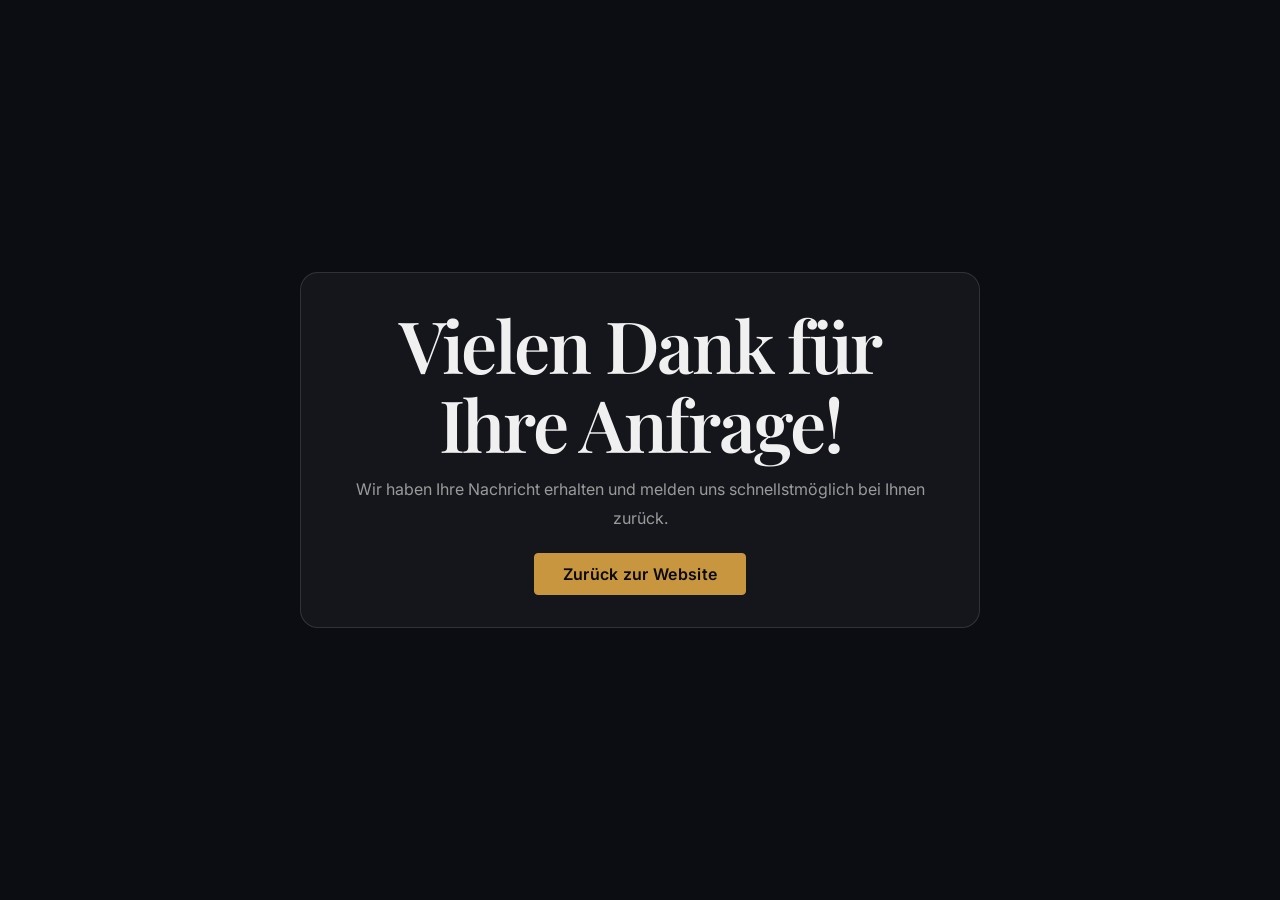
<file: danke.html>
<!DOCTYPE html>
<html lang="de">
<head>
  <meta charset="UTF-8" />
  <meta name="viewport" content="width=device-width, initial-scale=1.0" />
  <title>Danke - MOCAR Auto Detailing</title>
  <meta name="description" content="Danke f&uuml;r Ihre Anfrage bei MOCAR. Wir melden uns schnellstm&ouml;glich bei Ihnen." />
  <link rel="preconnect" href="https://fonts.googleapis.com" />
  <link rel="preconnect" href="https://fonts.gstatic.com" crossorigin />
  <link href="https://fonts.googleapis.com/css2?family=Playfair+Display:wght@400;600;700&family=Inter:wght@300;400;500;600&display=swap" rel="stylesheet" />
  <link rel="stylesheet" href="css/styles.css" />
  <style>
    .thanks-page {
      min-height: 100vh;
      display: grid;
      place-items: center;
      padding: 2rem 1rem;
      background: #0b0d12;
    }

    .thanks-card {
      width: min(680px, 100%);
      background: rgba(255, 255, 255, 0.04);
      border: 1px solid rgba(255, 255, 255, 0.12);
      border-radius: 18px;
      padding: 2rem;
      text-align: center;
    }

    .thanks-card h1 {
      margin-top: 0;
      margin-bottom: 0.75rem;
    }

    .thanks-card p {
      margin-bottom: 1.25rem;
    }
  </style>
</head>
<body>
  <main class="thanks-page" aria-labelledby="thanks-title">
    <section class="thanks-card">
      <h1 id="thanks-title">Vielen Dank f&uuml;r Ihre Anfrage!</h1>
      <p>Wir haben Ihre Nachricht erhalten und melden uns schnellstm&ouml;glich bei Ihnen zur&uuml;ck.</p>
      <a href="index.html#kontakt" class="btn btn-primary">Zur&uuml;ck zur Website</a>
    </section>
  </main>
</body>
</html>
</file>
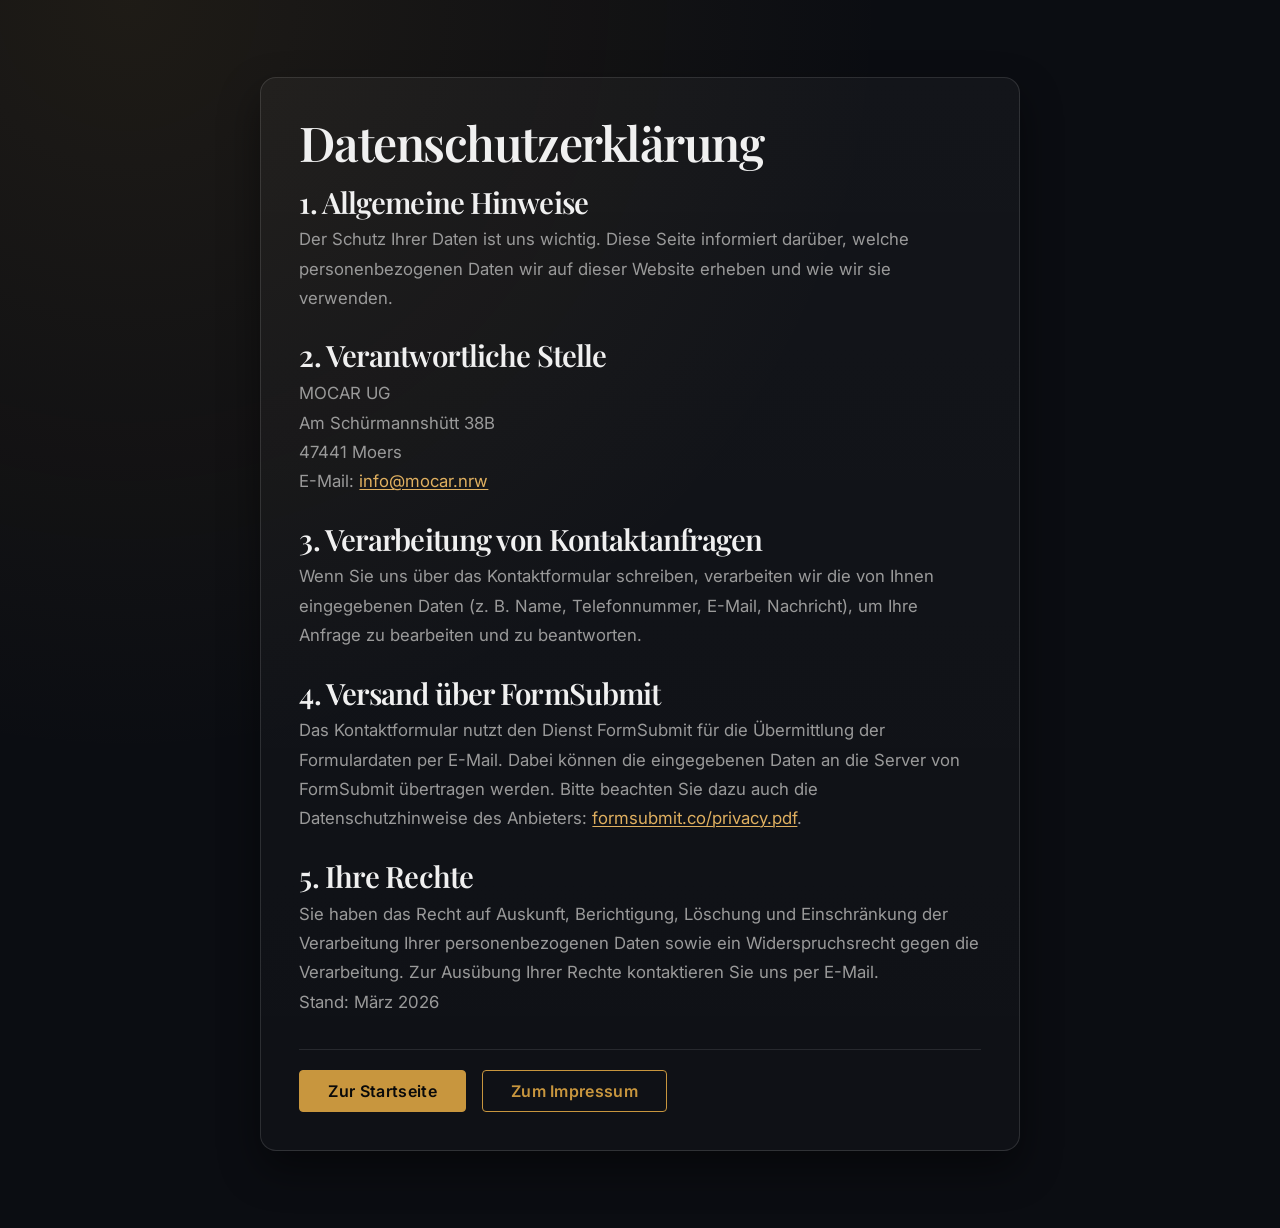
<file: datenschutz.html>
<!DOCTYPE html>
<html lang="de">
<head>
  <meta charset="UTF-8" />
  <meta name="viewport" content="width=device-width, initial-scale=1.0" />
  <title>Datenschutz - MOCAR Auto Detailing</title>
  <meta name="description" content="Datenschutzhinweise von MOCAR Auto Detailing in Moers." />
  <link rel="preconnect" href="https://fonts.googleapis.com" />
  <link rel="preconnect" href="https://fonts.gstatic.com" crossorigin />
  <link href="https://fonts.googleapis.com/css2?family=Playfair+Display:wght@400;600;700&family=Inter:wght@300;400;500;600&display=swap" rel="stylesheet" />
  <link rel="stylesheet" href="css/styles.css" />
  <style>
    .legal-page {
      min-height: 100vh;
      display: flex;
      align-items: flex-start;
      justify-content: center;
      padding: clamp(2rem, 6vw, 5rem) 1rem;
      background:
        radial-gradient(circle at 10% 0%, rgba(200, 150, 62, 0.1), transparent 45%),
        #0b0d12;
    }

    .legal-card {
      width: min(760px, 100%);
      margin: 0 auto;
      padding: clamp(1.25rem, 3vw, 2.5rem);
      border-radius: 16px;
      border: 1px solid rgba(255, 255, 255, 0.12);
      background: linear-gradient(180deg, rgba(255, 255, 255, 0.035), rgba(255, 255, 255, 0.02));
      box-shadow: 0 18px 40px rgba(0, 0, 0, 0.45);
    }

    .legal-card h1 {
      font-size: clamp(2rem, 4vw, 3rem);
      line-height: 1.12;
      margin-top: 0;
      margin-bottom: 0.85rem;
    }

    .legal-card h2 {
      font-size: clamp(1.35rem, 2.3vw, 2rem);
      line-height: 1.2;
      margin-top: 1.5rem;
      margin-bottom: 0.4rem;
    }

    .legal-card h2:first-of-type {
      margin-top: 0.7rem;
    }

    .legal-card p {
      font-size: 1.05rem;
      line-height: 1.75;
      max-width: 72ch;
    }

    .legal-card a:not(.btn) {
      color: #e0b060;
      text-decoration: underline;
      text-decoration-thickness: 1px;
      text-underline-offset: 2px;
    }

    .legal-links {
      display: flex;
      gap: 1rem;
      flex-wrap: wrap;
      margin-top: 2rem;
      padding-top: 1.25rem;
      border-top: 1px solid rgba(255, 255, 255, 0.1);
    }

    @media (max-width: 640px) {
      .legal-links {
        flex-direction: column;
      }

      .legal-links .btn {
        width: 100%;
        justify-content: center;
      }
    }
  </style>
</head>
<body>
  <main class="legal-page" aria-labelledby="datenschutz-title">
    <article class="legal-card">
      <h1 id="datenschutz-title">Datenschutzerkl&auml;rung</h1>

      <h2>1. Allgemeine Hinweise</h2>
      <p>
        Der Schutz Ihrer Daten ist uns wichtig. Diese Seite informiert dar&uuml;ber, welche
        personenbezogenen Daten wir auf dieser Website erheben und wie wir sie verwenden.
      </p>

      <h2>2. Verantwortliche Stelle</h2>
      <p>
        MOCAR UG<br />
        Am Sch&uuml;rmannsh&uuml;tt 38B<br />
        47441 Moers<br />
        E-Mail: <a href="mailto:info@mocar.nrw">info@mocar.nrw</a>
      </p>

      <h2>3. Verarbeitung von Kontaktanfragen</h2>
      <p>
        Wenn Sie uns &uuml;ber das Kontaktformular schreiben, verarbeiten wir die von Ihnen
        eingegebenen Daten (z. B. Name, Telefonnummer, E-Mail, Nachricht), um Ihre Anfrage
        zu bearbeiten und zu beantworten.
      </p>

      <h2>4. Versand &uuml;ber FormSubmit</h2>
      <p>
        Das Kontaktformular nutzt den Dienst FormSubmit f&uuml;r die &Uuml;bermittlung der Formulardaten
        per E-Mail. Dabei k&ouml;nnen die eingegebenen Daten an die Server von FormSubmit &uuml;bertragen
        werden. Bitte beachten Sie dazu auch die Datenschutzhinweise des Anbieters:
        <a href="https://formsubmit.co/privacy.pdf" target="_blank" rel="noopener noreferrer">formsubmit.co/privacy.pdf</a>.
      </p>

      <h2>5. Ihre Rechte</h2>
      <p>
        Sie haben das Recht auf Auskunft, Berichtigung, L&ouml;schung und Einschr&auml;nkung der
        Verarbeitung Ihrer personenbezogenen Daten sowie ein Widerspruchsrecht gegen die
        Verarbeitung. Zur Aus&uuml;bung Ihrer Rechte kontaktieren Sie uns per E-Mail.
      </p>

      <p>Stand: M&auml;rz 2026</p>

      <nav class="legal-links" aria-label="Rechtliche Navigation">
        <a class="btn btn-primary" href="./index.html">Zur Startseite</a>
        <a class="btn btn-outline" href="./impressum.html">Zum Impressum</a>
      </nav>
    </article>
  </main>
</body>
</html>
</file>
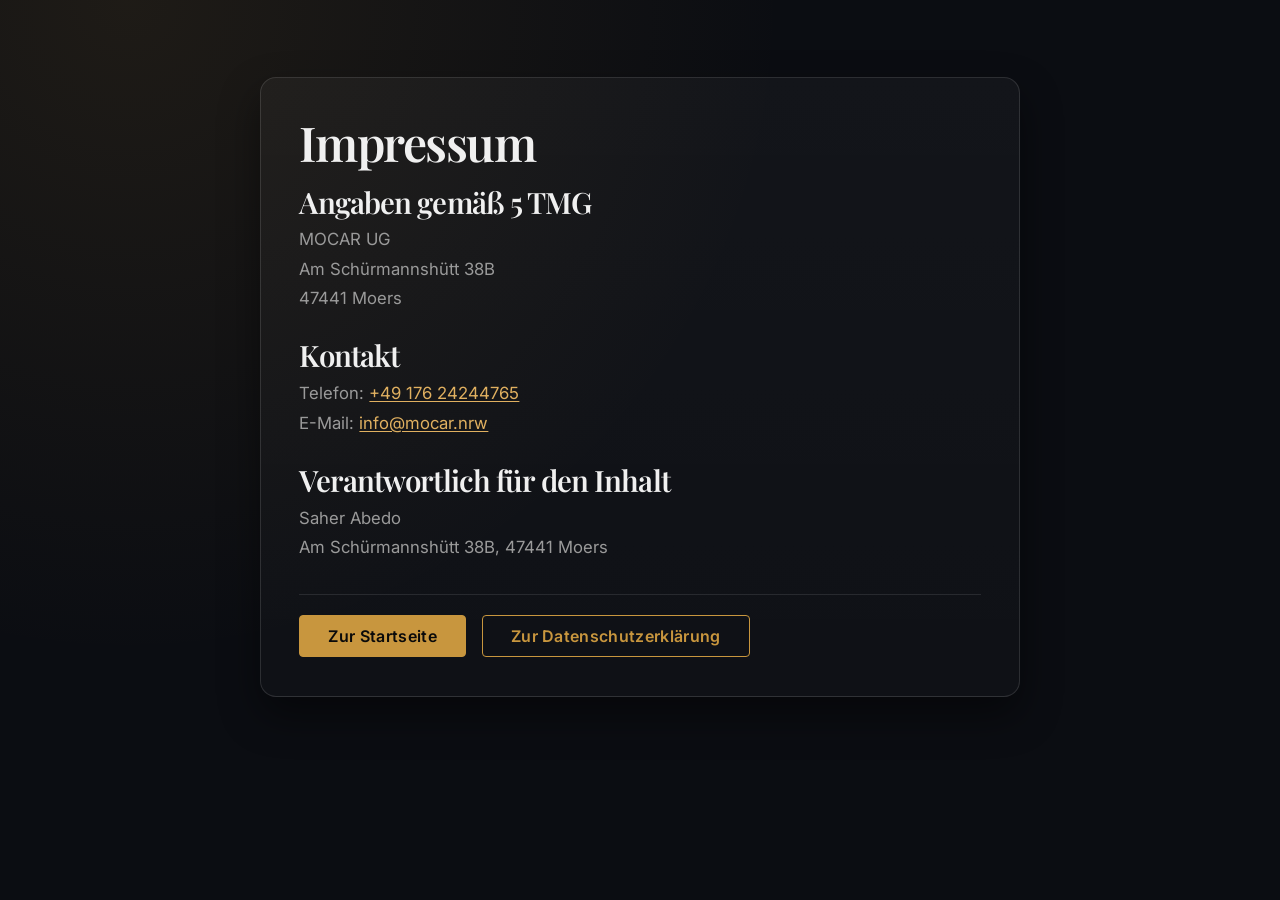
<file: impressum.html>
<!DOCTYPE html>
<html lang="de">
<head>
  <meta charset="UTF-8" />
  <meta name="viewport" content="width=device-width, initial-scale=1.0" />
  <title>Impressum - MOCAR Auto Detailing</title>
  <meta name="description" content="Impressum von MOCAR Auto Detailing in Moers." />
  <link rel="preconnect" href="https://fonts.googleapis.com" />
  <link rel="preconnect" href="https://fonts.gstatic.com" crossorigin />
  <link href="https://fonts.googleapis.com/css2?family=Playfair+Display:wght@400;600;700&family=Inter:wght@300;400;500;600&display=swap" rel="stylesheet" />
  <link rel="stylesheet" href="css/styles.css" />
  <style>
    .legal-page {
      min-height: 100vh;
      display: flex;
      align-items: flex-start;
      justify-content: center;
      padding: clamp(2rem, 6vw, 5rem) 1rem;
      background:
        radial-gradient(circle at 10% 0%, rgba(200, 150, 62, 0.1), transparent 45%),
        #0b0d12;
    }

    .legal-card {
      width: min(760px, 100%);
      margin: 0 auto;
      padding: clamp(1.25rem, 3vw, 2.5rem);
      border-radius: 16px;
      border: 1px solid rgba(255, 255, 255, 0.12);
      background: linear-gradient(180deg, rgba(255, 255, 255, 0.035), rgba(255, 255, 255, 0.02));
      box-shadow: 0 18px 40px rgba(0, 0, 0, 0.45);
    }

    .legal-card h1 {
      font-size: clamp(2rem, 4vw, 3rem);
      line-height: 1.12;
      margin-top: 0;
      margin-bottom: 0.85rem;
    }

    .legal-card h2 {
      font-size: clamp(1.35rem, 2.3vw, 2rem);
      line-height: 1.2;
      margin-top: 1.5rem;
      margin-bottom: 0.4rem;
    }

    .legal-card h2:first-of-type {
      margin-top: 0.7rem;
    }

    .legal-card p {
      font-size: 1.05rem;
      line-height: 1.75;
      max-width: 72ch;
    }

    .legal-card a:not(.btn) {
      color: #e0b060;
      text-decoration: underline;
      text-decoration-thickness: 1px;
      text-underline-offset: 2px;
    }

    .legal-links {
      display: flex;
      gap: 1rem;
      flex-wrap: wrap;
      margin-top: 2rem;
      padding-top: 1.25rem;
      border-top: 1px solid rgba(255, 255, 255, 0.1);
    }

    @media (max-width: 640px) {
      .legal-links {
        flex-direction: column;
      }

      .legal-links .btn {
        width: 100%;
        justify-content: center;
      }
    }
  </style>
</head>
<body>
  <main class="legal-page" aria-labelledby="impressum-title">
    <article class="legal-card">
      <h1 id="impressum-title">Impressum</h1>

      <h2>Angaben gem&auml;&szlig; 5 TMG</h2>
      <p>
        MOCAR UG<br />
        Am Sch&uuml;rmannsh&uuml;tt 38B<br />
        47441 Moers
      </p>

      <h2>Kontakt</h2>
      <p>
        Telefon: <a href="tel:+4917624244765">+49 176 24244765</a><br />
        E-Mail: <a href="mailto:info@mocar.nrw">info@mocar.nrw</a>
      </p>

      <h2>Verantwortlich f&uuml;r den Inhalt</h2>
      <p>
        Saher Abedo<br />
        Am Sch&uuml;rmannsh&uuml;tt 38B, 47441 Moers
      </p>

      <nav class="legal-links" aria-label="Rechtliche Navigation">
        <a class="btn btn-primary" href="./index.html">Zur Startseite</a>
        <a class="btn btn-outline" href="./datenschutz.html">Zur Datenschutzerkl&auml;rung</a>
      </nav>
    </article>
  </main>
</body>
</html>
</file>
<file: css/styles.css>
/* ============================================================
   MOCAR – Auto Detailing Moers
   styles.css  |  Premium Dark Theme
   ============================================================ */

/* ----------------------------------------------------------
   1. CUSTOM PROPERTIES (Design Tokens)
   ---------------------------------------------------------- */
:root {
  /* Colours */
  --color-bg:          #0a0a0a;
  --color-surface-1:   #111111;
  --color-surface-2:   #181818;
  --color-surface-3:   #222222;
  --color-border:      #2a2a2a;
  --color-border-subtle: #1e1e1e;

  --color-accent:      #c8963e;   /* warm bronze / gold */
  --color-accent-dark: #a67830;
  --color-accent-light:#e0b060;
  --color-accent-glow: rgba(200, 150, 62, 0.18);

  --color-text-primary:   #f0f0f0;
  --color-text-secondary: #9a9a9a;
  --color-text-muted:     #616161;
  --color-text-on-accent: #0a0a0a;

  --color-white: #ffffff;
  --color-success: #4caf50;
  --color-error:   #f44336;

  /* Typography */
  --font-display: 'Playfair Display', Georgia, 'Times New Roman', serif;
  --font-body:    'Inter', -apple-system, BlinkMacSystemFont, 'Segoe UI', Roboto, sans-serif;

  --fs-xs:   0.75rem;    /* 12px */
  --fs-sm:   0.875rem;   /* 14px */
  --fs-base: 1rem;       /* 16px */
  --fs-md:   1.125rem;   /* 18px */
  --fs-lg:   1.25rem;    /* 20px */
  --fs-xl:   1.5rem;     /* 24px */
  --fs-2xl:  2rem;       /* 32px */
  --fs-3xl:  2.5rem;     /* 40px */
  --fs-4xl:  3.5rem;     /* 56px */
  --fs-5xl:  4.5rem;     /* 72px */

  --fw-light:   300;
  --fw-regular: 400;
  --fw-medium:  500;
  --fw-semibold:600;
  --fw-bold:    700;

  --lh-tight:  1.1;
  --lh-snug:   1.3;
  --lh-normal: 1.6;
  --lh-loose:  1.8;

  --ls-tight:  -0.03em;
  --ls-normal:  0;
  --ls-wide:    0.06em;
  --ls-wider:   0.12em;

  /* Spacing */
  --space-1:  0.25rem;
  --space-2:  0.5rem;
  --space-3:  0.75rem;
  --space-4:  1rem;
  --space-5:  1.25rem;
  --space-6:  1.5rem;
  --space-8:  2rem;
  --space-10: 2.5rem;
  --space-12: 3rem;
  --space-16: 4rem;
  --space-20: 5rem;
  --space-24: 6rem;
  --space-32: 8rem;

  /* Layout */
  --container-max: 1200px;
  --container-pad: clamp(1.25rem, 5vw, 2.5rem);
  --header-height: 80px;

  /* Borders */
  --radius-sm: 4px;
  --radius-md: 8px;
  --radius-lg: 16px;
  --radius-xl: 24px;
  --radius-full: 9999px;

  /* Shadows */
  --shadow-sm:  0 1px 3px rgba(0,0,0,0.4), 0 1px 2px rgba(0,0,0,0.3);
  --shadow-md:  0 4px 16px rgba(0,0,0,0.5);
  --shadow-lg:  0 8px 32px rgba(0,0,0,0.6);
  --shadow-xl:  0 16px 48px rgba(0,0,0,0.7);
  --shadow-accent: 0 4px 24px rgba(200, 150, 62, 0.25);

  /* Transitions */
  --transition-fast:   150ms cubic-bezier(0.4, 0, 0.2, 1);
  --transition-normal: 300ms cubic-bezier(0.4, 0, 0.2, 1);
  --transition-slow:   600ms cubic-bezier(0.4, 0, 0.2, 1);
  --transition-ease-out: cubic-bezier(0, 0, 0.2, 1);
}

/* ----------------------------------------------------------
   2. RESET & BASE
   ---------------------------------------------------------- */
*, *::before, *::after {
  box-sizing: border-box;
  margin: 0;
  padding: 0;
}

html {
  scroll-behavior: smooth;
  -webkit-text-size-adjust: 100%;
  text-size-adjust: 100%;
  font-size: 16px;
}

body {
  font-family: var(--font-body);
  font-size: var(--fs-base);
  font-weight: var(--fw-regular);
  line-height: var(--lh-normal);
  color: var(--color-text-primary);
  background-color: var(--color-bg);
  overflow-x: hidden;
  -webkit-font-smoothing: antialiased;
  -moz-osx-font-smoothing: grayscale;
}

img, video {
  max-width: 100%;
  height: auto;
  display: block;
}

a {
  color: inherit;
  text-decoration: none;
}

ul {
  list-style: none;
}

button {
  cursor: pointer;
  border: none;
  background: none;
  font-family: inherit;
}

input, textarea, select, button {
  font: inherit;
}

:focus-visible {
  outline: 2px solid var(--color-accent);
  outline-offset: 3px;
  border-radius: var(--radius-sm);
}

::selection {
  background-color: var(--color-accent);
  color: var(--color-text-on-accent);
}

/* ----------------------------------------------------------
   3. LAYOUT UTILITIES
   ---------------------------------------------------------- */
.container {
  width: 100%;
  max-width: var(--container-max);
  margin-inline: auto;
  padding-inline: var(--container-pad);
}

.section {
  padding-block: clamp(var(--space-16), 10vw, var(--space-32));
}

/* ----------------------------------------------------------
   4. TYPOGRAPHY
   ---------------------------------------------------------- */
h1, h2, h3, h4, h5, h6 {
  font-family: var(--font-display);
  font-weight: var(--fw-semibold);
  line-height: var(--lh-tight);
  letter-spacing: var(--ls-tight);
  color: var(--color-text-primary);
}

h1 { font-size: clamp(var(--fs-3xl), 6vw, var(--fs-5xl)); }
h2 { font-size: clamp(var(--fs-2xl), 4vw, var(--fs-4xl)); }
h3 { font-size: clamp(var(--fs-xl), 2.5vw, var(--fs-2xl)); }
h4 { font-size: var(--fs-lg); }

p {
  color: var(--color-text-secondary);
  line-height: var(--lh-loose);
}

.text-accent {
  color: var(--color-accent);
}

.section-eyebrow {
  font-family: var(--font-body);
  font-size: var(--fs-xs);
  font-weight: var(--fw-semibold);
  letter-spacing: var(--ls-wider);
  text-transform: uppercase;
  color: var(--color-accent);
  margin-bottom: var(--space-4);
}

.section-header {
  text-align: center;
  max-width: 640px;
  margin-inline: auto;
  margin-bottom: clamp(var(--space-10), 6vw, var(--space-16));
}

.section-header h2 {
  margin-bottom: var(--space-4);
}

.section-subtitle {
  font-size: var(--fs-md);
  color: var(--color-text-secondary);
}

/* ----------------------------------------------------------
   5. BUTTONS
   ---------------------------------------------------------- */
.btn {
  display: inline-flex;
  align-items: center;
  gap: var(--space-2);
  padding: 0.75em 1.75em;
  font-family: var(--font-body);
  font-weight: var(--fw-semibold);
  font-size: var(--fs-base);
  letter-spacing: 0.02em;
  line-height: 1;
  border-radius: var(--radius-sm);
  border: 1px solid transparent;
  transition:
    background-color var(--transition-normal),
    color var(--transition-normal),
    border-color var(--transition-normal),
    transform var(--transition-fast),
    box-shadow var(--transition-normal);
  white-space: nowrap;
  cursor: pointer;
  text-align: center;
}

.btn:active {
  transform: translateY(1px);
}

/* Primary */
.btn-primary {
  background-color: var(--color-accent);
  color: var(--color-text-on-accent);
  border-color: var(--color-accent);
}
.btn-primary:hover,
.btn-primary:focus-visible {
  background-color: var(--color-accent-light);
  border-color: var(--color-accent-light);
  box-shadow: var(--shadow-accent);
  transform: translateY(-2px);
}

/* Outline */
.btn-outline {
  background-color: transparent;
  color: var(--color-accent);
  border-color: var(--color-accent);
}
.btn-outline:hover,
.btn-outline:focus-visible {
  background-color: var(--color-accent-glow);
  box-shadow: var(--shadow-accent);
  transform: translateY(-2px);
}

/* Ghost */
.btn-ghost {
  background-color: rgba(255,255,255,0.06);
  color: var(--color-text-primary);
  border-color: rgba(255,255,255,0.15);
  -webkit-backdrop-filter: blur(8px);
  backdrop-filter: blur(8px);
}
.btn-ghost:hover,
.btn-ghost:focus-visible {
  background-color: rgba(255,255,255,0.12);
  border-color: rgba(255,255,255,0.25);
  transform: translateY(-2px);
}

/* Sizes */
.btn-sm  { padding: 0.55em 1.25em; font-size: var(--fs-sm); }
.btn-lg  { padding: 1em 2.25em;    font-size: var(--fs-md); }
.btn-full { width: 100%; justify-content: center; }

/* ----------------------------------------------------------
   6. HEADER / NAVIGATION
   ---------------------------------------------------------- */
.site-header {
  position: fixed;
  top: 0;
  left: 0;
  right: 0;
  z-index: 1000;
  height: var(--header-height);
  background-color: transparent;
  transition:
    background-color var(--transition-normal),
    box-shadow var(--transition-normal),
    backdrop-filter var(--transition-normal);
}

.site-header.is-scrolled {
  background-color: rgba(10, 10, 10, 0.95);
  -webkit-backdrop-filter: blur(16px);
  backdrop-filter: blur(16px);
  box-shadow: 0 1px 0 var(--color-border);
}

.header-inner {
  display: flex;
  align-items: center;
  gap: var(--space-8);
  height: var(--header-height);
}

/* Logo */
.logo {
  display: flex;
  flex-direction: column;
  gap: 0;
  flex-shrink: 0;
  text-decoration: none;
  transition: opacity var(--transition-fast);
}
.logo:hover { opacity: 0.85; }

.logo-main {
  font-family: var(--font-display);
  font-size: var(--fs-xl);
  font-weight: var(--fw-bold);
  letter-spacing: var(--ls-tight);
  color: var(--color-text-primary);
  line-height: 1;
}

.logo-accent { color: var(--color-accent); }

.logo-tagline {
  font-size: 0.6rem;
  font-weight: var(--fw-medium);
  letter-spacing: 0.18em;
  text-transform: uppercase;
  color: var(--color-text-muted);
  margin-top: 2px;
}

/* Header image logo */
.logo--image {
  justify-content: center;
}

.site-header .logo--with-text {
  flex-direction: row;
  align-items: center;
  gap: var(--space-3);
}

.site-header .logo-text-group {
  display: flex;
  flex-direction: column;
  line-height: 1;
}

.site-header .logo-main {
  font-size: 1.4rem;
}

.site-header .logo-tagline {
  margin-top: 4px;
}

.logo-image {
  height: 56px;
  width: auto;
  object-fit: contain;
}

/* Main Nav */
.main-nav {
  flex: 1;
  display: flex;
  justify-content: center;
}

.main-nav ul {
  display: flex;
  gap: var(--space-8);
}

.main-nav a {
  font-size: var(--fs-sm);
  font-weight: var(--fw-medium);
  letter-spacing: 0.04em;
  text-transform: uppercase;
  color: var(--color-text-secondary);
  transition: color var(--transition-fast);
  position: relative;
  padding-bottom: 2px;
}

.main-nav a::after {
  content: '';
  position: absolute;
  bottom: -2px;
  left: 0;
  width: 0;
  height: 1px;
  background-color: var(--color-accent);
  transition: width var(--transition-normal);
}

.main-nav a:hover,
.main-nav a:focus-visible {
  color: var(--color-text-primary);
}

.main-nav a:hover::after,
.main-nav a:focus-visible::after {
  width: 100%;
}

/* Header CTA */
.header-cta {
  display: flex;
  align-items: center;
  gap: var(--space-5);
  flex-shrink: 0;
}

.header-phone {
  display: flex;
  align-items: center;
  gap: var(--space-2);
  font-size: var(--fs-sm);
  font-weight: var(--fw-semibold);
  color: var(--color-text-secondary);
  transition: color var(--transition-fast);
}
.header-phone:hover { color: var(--color-accent); }

.icon-phone {
  width: 16px;
  height: 16px;
}

/* Mobile Toggle */
.mobile-menu-toggle {
  display: none;
  flex-direction: column;
  gap: 5px;
  padding: var(--space-2);
  margin-left: auto;
  z-index: 1100;
}

.hamburger-line {
  display: block;
  width: 24px;
  height: 1.5px;
  background-color: var(--color-text-primary);
  transition:
    transform var(--transition-normal),
    opacity var(--transition-normal);
  transform-origin: center;
}

.mobile-menu-toggle.is-open .hamburger-line:nth-child(1) {
  transform: translateY(6.5px) rotate(45deg);
}
.mobile-menu-toggle.is-open .hamburger-line:nth-child(2) {
  opacity: 0;
  transform: scaleX(0);
}
.mobile-menu-toggle.is-open .hamburger-line:nth-child(3) {
  transform: translateY(-6.5px) rotate(-45deg);
}

/* Mobile Nav */
.mobile-nav {
  display: flex;
  flex-direction: column;
  align-items: center;
  gap: var(--space-6);
  position: fixed;
  inset: 0;
  background-color: var(--color-surface-1);
  padding: calc(var(--header-height) + var(--space-8)) var(--space-8) var(--space-12);
  transform: translateX(100%);
  transition: transform var(--transition-slow) var(--transition-ease-out);
  z-index: 999;
  overflow-y: auto;
}

.mobile-nav.is-open {
  transform: translateX(0);
}

.mobile-nav ul {
  display: flex;
  flex-direction: column;
  align-items: center;
  gap: var(--space-4);
  width: 100%;
  text-align: center;
}

.mobile-nav-link {
  font-family: var(--font-display);
  font-size: var(--fs-2xl);
  color: var(--color-text-primary);
  transition: color var(--transition-fast);
}
.mobile-nav-link:hover { color: var(--color-accent); }

.mobile-phone {
  display: flex;
  align-items: center;
  gap: var(--space-3);
  font-size: var(--fs-lg);
  font-weight: var(--fw-semibold);
  color: var(--color-accent);
}
.mobile-phone svg { width: 20px; height: 20px; }

.mobile-nav-cta {
  margin-top: var(--space-4);
}

/* ----------------------------------------------------------
   7. HERO
   ---------------------------------------------------------- */
.hero {
  /* Schnell testbare Typo-Varianten ueber .hero-typo-v1/v2/v3 */
  --hero-headline-font: var(--font-body);
  --hero-headline-weight: var(--fw-bold);
  --hero-headline-line-height: 1.05;
  --hero-headline-letter-spacing: -0.02em;
  --hero-eyebrow-letter-spacing: var(--ls-wider);

  position: relative;
  min-height: 100svh;
  display: flex;
  align-items: center;
  overflow: hidden;
  padding-top: var(--header-height);
  background: radial-gradient(circle at 75% 45%, rgba(200, 150, 62, 0.08) 0%, rgba(10, 10, 10, 0) 45%);
}

/* Variante 1: Sportlich/clean (aktuell aktiv) */
.hero.hero-typo-v1 {
  --hero-headline-font: var(--font-body);
  --hero-headline-weight: var(--fw-bold);
  --hero-headline-line-height: 1.05;
  --hero-headline-letter-spacing: -0.02em;
  --hero-eyebrow-letter-spacing: var(--ls-wider);
}

/* Variante 2: Premium/elegant */
.hero.hero-typo-v2 {
  --hero-headline-font: var(--font-display);
  --hero-headline-weight: var(--fw-semibold);
  --hero-headline-line-height: 1.08;
  --hero-headline-letter-spacing: -0.015em;
  --hero-eyebrow-letter-spacing: 0.16em;
}

/* Variante 3: Modern/markant */
.hero.hero-typo-v3 {
  --hero-headline-font: var(--font-body);
  --hero-headline-weight: var(--fw-semibold);
  --hero-headline-line-height: 1.02;
  --hero-headline-letter-spacing: -0.035em;
  --hero-eyebrow-letter-spacing: 0.2em;
}

.hero-content {
  position: relative;
  z-index: 1;
  display: grid;
  grid-template-columns: minmax(0, 1fr) minmax(320px, 520px);
  align-items: center;
  column-gap: clamp(var(--space-8), 6vw, var(--space-20));
  row-gap: var(--space-6);
  padding-block: var(--space-20);
}

.hero-phone {
  grid-column: 1;
  display: inline-flex;
  align-items: center;
  gap: var(--space-2);
  font-size: var(--fs-md);
  font-weight: var(--fw-semibold);
  color: var(--color-accent);
  letter-spacing: 0.02em;
  transition: opacity var(--transition-fast);
  width: fit-content;
}
.hero-phone svg { width: 18px; height: 18px; }
.hero-phone:hover { opacity: 0.8; }

.hero-text {
  grid-column: 1;
  max-width: 720px;
}

.hero-media {
  grid-column: 2;
  grid-row: 1 / span 2;
  align-self: center;
  justify-self: end;
  width: min(100%, 520px);
}

.hero-logo {
  width: 100%;
  height: auto;
  object-fit: contain;
  filter: drop-shadow(0 10px 26px rgba(0, 0, 0, 0.5));
}

.hero-eyebrow {
  font-size: var(--fs-xs);
  font-weight: var(--fw-semibold);
  letter-spacing: var(--hero-eyebrow-letter-spacing);
  text-transform: uppercase;
  color: var(--color-accent);
  margin-bottom: var(--space-5);
}

.hero-headline {
  font-family: var(--hero-headline-font);
  font-size: clamp(var(--fs-3xl), 7vw, var(--fs-5xl));
  font-weight: var(--hero-headline-weight);
  line-height: var(--hero-headline-line-height);
  letter-spacing: var(--hero-headline-letter-spacing);
  color: var(--color-text-primary);
  margin-bottom: var(--space-6);
}

.hero-subheadline {
  font-size: clamp(var(--fs-base), 2vw, var(--fs-lg));
  color: rgba(240, 240, 240, 0.7);
  line-height: var(--lh-loose);
  max-width: 560px;
  margin-bottom: var(--space-10);
}

.hero-actions {
  display: flex;
  flex-wrap: wrap;
  gap: var(--space-4);
}

/* Scroll indicator */
.scroll-indicator {
  grid-column: 1 / -1;
  display: flex;
  flex-direction: column;
  align-items: center;
  gap: var(--space-3);
  opacity: 0.45;
  animation: scrollPulse 2.5s ease-in-out infinite;
}

.scroll-line {
  width: 1px;
  height: 48px;
  background: linear-gradient(to bottom, transparent, var(--color-text-primary));
}

.scroll-label {
  font-size: var(--fs-xs);
  letter-spacing: var(--ls-wider);
  text-transform: uppercase;
  color: var(--color-text-secondary);
}

@keyframes scrollPulse {
  0%, 100% { opacity: 0.35; transform: translateY(0); }
  50%       { opacity: 0.65; transform: translateY(6px); }
}

/* ----------------------------------------------------------
   7.5 AUTOGLAS HIGHLIGHT
   ---------------------------------------------------------- */
.autoglas-highlight {
  background:
    radial-gradient(circle at 80% 20%, rgba(200, 150, 62, 0.12), transparent 45%),
    var(--color-surface-1);
}

.autoglas-card {
  display: grid;
  grid-template-columns: 1.7fr 1fr;
  gap: var(--space-8);
  padding: clamp(var(--space-8), 4vw, var(--space-12));
  border: 1px solid var(--color-border);
  border-radius: var(--radius-lg);
  background-color: var(--color-surface-2);
  box-shadow: var(--shadow-lg);
}

.autoglas-content h2 {
  margin-bottom: var(--space-3);
}

.autoglas-subtitle {
  font-size: var(--fs-md);
  margin-bottom: var(--space-6);
}

.autoglas-benefits {
  display: grid;
  gap: var(--space-3);
  margin-bottom: var(--space-6);
}

.autoglas-benefits li {
  display: flex;
  align-items: flex-start;
  gap: var(--space-3);
  color: var(--color-text-secondary);
}

.autoglas-benefits li::before {
  content: '';
  width: 7px;
  height: 7px;
  margin-top: 0.5em;
  border-radius: 50%;
  flex-shrink: 0;
  background-color: var(--color-accent);
}

.autoglas-bonus {
  margin-bottom: var(--space-6);
}

.autoglas-meta {
  display: flex;
  flex-direction: column;
  justify-content: center;
  gap: var(--space-4);
}

.autoglas-meta-chip {
  display: inline-flex;
  align-items: center;
  justify-content: center;
  padding: 0.65rem 0.85rem;
  border: 1px solid rgba(200, 150, 62, 0.35);
  border-radius: var(--radius-sm);
  background-color: var(--color-accent-glow);
  color: var(--color-text-primary);
  font-size: var(--fs-sm);
  font-weight: var(--fw-medium);
  text-align: center;
}

/* ----------------------------------------------------------
   8. SERVICES
   ---------------------------------------------------------- */
.services {
  background-color: var(--color-surface-1);
}

.services-grid {
  display: grid;
  grid-template-columns: repeat(2, minmax(0, 1fr));
  gap: var(--space-6);
}

.service-card {
  position: relative;
  background-color: var(--color-surface-2);
  border: 1px solid var(--color-border);
  border-radius: var(--radius-lg);
  padding: var(--space-8);
  display: flex;
  flex-direction: column;
  gap: var(--space-6);
  transition:
    border-color var(--transition-normal),
    box-shadow var(--transition-normal),
    transform var(--transition-normal);
}

.service-card:hover {
  border-color: var(--color-accent);
  box-shadow: var(--shadow-accent);
  transform: translateY(-4px);
}

.service-card--featured {
  border-color: var(--color-accent);
  background: linear-gradient(
    160deg,
    rgba(200, 150, 62, 0.06) 0%,
    var(--color-surface-2) 60%
  );
}

.service-card-badge {
  position: absolute;
  top: -12px;
  right: var(--space-8);
  background-color: var(--color-accent);
  color: var(--color-text-on-accent);
  font-size: var(--fs-xs);
  font-weight: var(--fw-bold);
  letter-spacing: var(--ls-wide);
  text-transform: uppercase;
  padding: 3px 12px;
  border-radius: var(--radius-full);
}

.service-card-icon {
  width: 48px;
  height: 48px;
  display: flex;
  align-items: center;
  justify-content: center;
  background-color: var(--color-accent-glow);
  border-radius: var(--radius-md);
  border: 1px solid rgba(200, 150, 62, 0.2);
}

.service-card-icon svg {
  width: 24px;
  height: 24px;
  stroke: var(--color-accent);
}

.service-card-body {
  display: flex;
  flex-direction: column;
  gap: var(--space-4);
  flex: 1;
}

.service-card-body h3 {
  font-size: var(--fs-xl);
  color: var(--color-text-primary);
}

.service-card-body > p {
  font-size: var(--fs-sm);
  line-height: var(--lh-loose);
  color: var(--color-text-secondary);
  flex: 1;
}

.service-benefits {
  display: flex;
  flex-direction: column;
  gap: var(--space-2);
  margin-top: var(--space-2);
}

.service-benefits li {
  display: flex;
  align-items: center;
  gap: var(--space-3);
  font-size: var(--fs-sm);
  color: var(--color-text-secondary);
}

.service-benefits li::before {
  content: '';
  display: block;
  flex-shrink: 0;
  width: 6px;
  height: 6px;
  border-radius: 50%;
  background-color: var(--color-accent);
}

/* ----------------------------------------------------------
   9. GALLERY – BEFORE / AFTER
   ---------------------------------------------------------- */
.gallery {
  background-color: var(--color-bg);
}

.gallery-hint {
  display: flex;
  align-items: center;
  justify-content: center;
  gap: var(--space-2);
  font-size: var(--fs-sm);
  color: var(--color-text-muted);
  margin-top: var(--space-4);
}

.icon-touch {
  width: 16px;
  height: 16px;
  flex-shrink: 0;
}

.gallery-grid {
  display: grid;
  grid-template-columns: repeat(2, 1fr);
  gap: var(--space-6);
}

/* Gallery Item */
.gallery-item {
  display: flex;
  flex-direction: column;
  gap: var(--space-3);
  cursor: pointer;
}

.gallery-media {
  position: relative;
  border-radius: var(--radius-lg);
  overflow: hidden;
  aspect-ratio: 4 / 3;
  background-color: var(--color-surface-2);
  /* Subtle border */
  box-shadow: 0 0 0 1px var(--color-border);
  transition: box-shadow var(--transition-normal);
}

.gallery-media:hover {
  box-shadow: 0 0 0 1px var(--color-accent), var(--shadow-lg);
}

/* Images */
.gallery-img {
  position: absolute;
  inset: 0;
  width: 100%;
  height: 100%;
  object-fit: cover;
  transition: opacity var(--transition-slow);
}

.gallery-img--before {
  opacity: 1;
  z-index: 1;
}

.gallery-img--after {
  opacity: 0;
  z-index: 2;
}

/* Hover / active state */
.gallery-item.is-after .gallery-img--before,
.gallery-media:hover .gallery-img--before {
  opacity: 0;
}
.gallery-item.is-after .gallery-img--after,
.gallery-media:hover .gallery-img--after {
  opacity: 1;
}

/* Badge */
.gallery-badge {
  position: absolute;
  bottom: var(--space-4);
  left: 50%;
  transform: translateX(-50%);
  z-index: 10;
  display: flex;
  align-items: center;
  gap: var(--space-2);
  background-color: rgba(10, 10, 10, 0.75);
  -webkit-backdrop-filter: blur(8px);
  backdrop-filter: blur(8px);
  border: 1px solid var(--color-border);
  border-radius: var(--radius-full);
  padding: var(--space-2) var(--space-4);
  font-size: var(--fs-xs);
  font-weight: var(--fw-semibold);
  letter-spacing: var(--ls-wide);
  text-transform: uppercase;
  white-space: nowrap;
  transition: opacity var(--transition-normal);
  pointer-events: none;
}

.gallery-badge svg {
  width: 12px;
  height: 12px;
  stroke: var(--color-accent);
}

/* Default: "Vorher" highlighted, "Nachher" dimmed */
.badge-before {
  color: var(--color-accent);
  transition: color var(--transition-normal);
}
.badge-after {
  color: var(--color-text-secondary);
  transition: color var(--transition-normal);
}

/* Hover / active: "Nachher" highlighted, "Vorher" dimmed */
.gallery-media:hover .badge-before,
.gallery-item.is-after .badge-before {
  color: var(--color-text-secondary);
}
.gallery-media:hover .badge-after,
.gallery-item.is-after .badge-after {
  color: var(--color-accent);
}

/* Hint icon (eye) */
.gallery-hint-icon {
  position: absolute;
  top: var(--space-4);
  right: var(--space-4);
  z-index: 10;
  width: 32px;
  height: 32px;
  display: flex;
  align-items: center;
  justify-content: center;
  background-color: rgba(10, 10, 10, 0.65);
  -webkit-backdrop-filter: blur(6px);
  backdrop-filter: blur(6px);
  border-radius: 50%;
  opacity: 0.7;
  transition: opacity var(--transition-normal);
  pointer-events: none;
}

.gallery-hint-icon svg {
  width: 14px;
  height: 14px;
  stroke: var(--color-accent);
}

.gallery-media:hover .gallery-hint-icon,
.gallery-item.is-after .gallery-hint-icon {
  opacity: 0;
}

/* Label */
.gallery-label {
  text-align: center;
  font-size: var(--fs-sm);
  font-weight: var(--fw-medium);
  letter-spacing: 0.04em;
  color: var(--color-text-muted);
  text-transform: uppercase;
}

/* ----------------------------------------------------------
   10. WHY MOCARS
   ---------------------------------------------------------- */
.why-mocars {
  background-color: var(--color-surface-1);
  position: relative;
  overflow: hidden;
}

.why-mocars::before {
  content: '';
  position: absolute;
  top: 0;
  left: 0;
  right: 0;
  height: 1px;
  background: linear-gradient(to right, transparent, var(--color-accent), transparent);
  opacity: 0.35;
}

.why-inner {
  display: grid;
  grid-template-columns: 1fr 1fr;
  gap: clamp(var(--space-12), 8vw, var(--space-24));
  align-items: start;
}

.why-text {
  position: sticky;
  top: calc(var(--header-height) + var(--space-8));
  display: flex;
  flex-direction: column;
  gap: var(--space-6);
}

.why-text h2 {
  font-size: clamp(var(--fs-2xl), 4vw, var(--fs-4xl));
}

.why-intro {
  font-size: var(--fs-md);
  line-height: var(--lh-loose);
  color: var(--color-text-secondary);
}

.why-list {
  display: flex;
  flex-direction: column;
  gap: var(--space-6);
}

.why-item {
  display: flex;
  gap: var(--space-5);
  align-items: flex-start;
  padding: var(--space-5);
  background-color: var(--color-surface-2);
  border: 1px solid var(--color-border);
  border-radius: var(--radius-md);
  transition:
    border-color var(--transition-normal),
    box-shadow var(--transition-normal),
    transform var(--transition-normal);
}

.why-item:hover {
  border-color: rgba(200, 150, 62, 0.35);
  box-shadow: 0 4px 20px rgba(0,0,0,0.3);
  transform: translateX(4px);
}

.why-item-icon {
  flex-shrink: 0;
  width: 40px;
  height: 40px;
  display: flex;
  align-items: center;
  justify-content: center;
  background-color: var(--color-accent-glow);
  border-radius: var(--radius-sm);
  border: 1px solid rgba(200, 150, 62, 0.25);
}

.why-item-icon svg {
  width: 18px;
  height: 18px;
  stroke: var(--color-accent);
}

.why-item-content h3 {
  font-family: var(--font-body);
  font-size: var(--fs-base);
  font-weight: var(--fw-semibold);
  color: var(--color-text-primary);
  margin-bottom: var(--space-2);
  letter-spacing: 0;
}

.why-item-content p {
  font-size: var(--fs-sm);
  line-height: var(--lh-normal);
  color: var(--color-text-secondary);
}

/* ----------------------------------------------------------
   10.5 AUTO GALLERY
   ---------------------------------------------------------- */
.auto-gallery {
  background-color: var(--color-surface-1);
}

.auto-gallery-slider {
  position: relative;
  border-radius: var(--radius-lg);
  overflow: hidden;
  border: 1px solid var(--color-border);
  background-color: var(--color-surface-2);
  box-shadow: var(--shadow-lg);
}

.auto-gallery-track {
  position: relative;
  min-height: clamp(260px, 45vw, 580px);
}

.auto-gallery-slide {
  position: absolute;
  inset: 0;
  opacity: 0;
  transition: opacity var(--transition-slow);
  pointer-events: none;
}

.auto-gallery-slide.is-active {
  opacity: 1;
}

.auto-gallery-slide img {
  width: 100%;
  height: 100%;
  object-fit: cover;
}

/* ----------------------------------------------------------
   11. CONTACT
   ---------------------------------------------------------- */
.contact {
  background-color: var(--color-bg);
  position: relative;
  overflow: hidden;
}

.contact::before {
  content: '';
  position: absolute;
  top: 0;
  left: 0;
  right: 0;
  height: 1px;
  background: linear-gradient(to right, transparent, var(--color-accent), transparent);
  opacity: 0.35;
}

.contact-inner {
  display: grid;
  grid-template-columns: 1fr 1.4fr;
  gap: clamp(var(--space-12), 8vw, var(--space-24));
  align-items: start;
}

.contact-info {
  display: flex;
  flex-direction: column;
  gap: var(--space-6);
  position: sticky;
  top: calc(var(--header-height) + var(--space-8));
}

.contact-info h2 {
  font-size: clamp(var(--fs-2xl), 4vw, var(--fs-3xl));
}

.contact-intro {
  font-size: var(--fs-md);
  color: var(--color-text-secondary);
  line-height: var(--lh-loose);
}

/* Phone (large, in contact section) */
.contact-phone {
  display: flex;
  align-items: center;
  gap: var(--space-3);
  font-size: clamp(var(--fs-xl), 3vw, var(--fs-3xl));
  font-family: var(--font-display);
  font-weight: var(--fw-semibold);
  color: var(--color-accent);
  letter-spacing: var(--ls-tight);
  transition: opacity var(--transition-fast);
}
.contact-phone svg { width: 28px; height: 28px; }
.contact-phone:hover { opacity: 0.8; }

/* WhatsApp */
.contact-whatsapp {
  display: inline-flex;
  align-items: center;
  gap: var(--space-3);
  padding: 0.65em 1.5em;
  background-color: rgba(37, 211, 102, 0.1);
  color: #25d366;
  border: 1px solid rgba(37, 211, 102, 0.25);
  border-radius: var(--radius-sm);
  font-size: var(--fs-sm);
  font-weight: var(--fw-semibold);
  transition:
    background-color var(--transition-normal),
    box-shadow var(--transition-normal),
    transform var(--transition-fast);
  width: fit-content;
}
.contact-whatsapp svg { width: 18px; height: 18px; }
.contact-whatsapp:hover {
  background-color: rgba(37, 211, 102, 0.18);
  box-shadow: 0 4px 16px rgba(37, 211, 102, 0.15);
  transform: translateY(-2px);
}

/* Address */
.contact-address {
  display: flex;
  align-items: flex-start;
  gap: var(--space-3);
  color: var(--color-text-secondary);
  font-size: var(--fs-sm);
  line-height: var(--lh-normal);
}
.contact-address svg {
  width: 18px;
  height: 18px;
  flex-shrink: 0;
  stroke: var(--color-accent);
  margin-top: 2px;
}
.contact-address strong {
  color: var(--color-text-primary);
}

/* Form */
.contact-form-wrap {
  background-color: var(--color-surface-2);
  border: 1px solid var(--color-border);
  border-radius: var(--radius-xl);
  padding: var(--space-10) clamp(var(--space-6), 5vw, var(--space-10));
}

.contact-form {
  display: flex;
  flex-direction: column;
  gap: var(--space-5);
}

.form-row {
  display: grid;
  grid-template-columns: 1fr 1fr;
  gap: var(--space-5);
}

.form-group {
  display: flex;
  flex-direction: column;
  gap: var(--space-2);
}

.form-group label {
  font-size: var(--fs-sm);
  font-weight: var(--fw-medium);
  color: var(--color-text-secondary);
  letter-spacing: 0.02em;
}

.form-group input,
.form-group select,
.form-group textarea {
  background-color: var(--color-surface-3);
  border: 1px solid var(--color-border);
  border-radius: var(--radius-sm);
  padding: 0.75em 1em;
  color: var(--color-text-primary);
  font-size: var(--fs-base);
  transition:
    border-color var(--transition-fast),
    box-shadow var(--transition-fast);
  appearance: none;
  -webkit-appearance: none;
}

.form-group select {
  background-image: url("data:image/svg+xml,%3Csvg xmlns='http://www.w3.org/2000/svg' width='16' height='16' viewBox='0 0 24 24' fill='none' stroke='%239a9a9a' stroke-width='2' stroke-linecap='round' stroke-linejoin='round'%3E%3Cpolyline points='6 9 12 15 18 9'%3E%3C/polyline%3E%3C/svg%3E");
  background-repeat: no-repeat;
  background-position: right 12px center;
  padding-right: 40px;
  cursor: pointer;
}

.form-group input::placeholder,
.form-group textarea::placeholder {
  color: var(--color-text-muted);
}

.form-group input:focus,
.form-group select:focus,
.form-group textarea:focus {
  border-color: var(--color-accent);
  box-shadow: 0 0 0 3px var(--color-accent-glow);
  outline: none;
}

.form-group input.is-invalid,
.form-group select.is-invalid,
.form-group textarea.is-invalid {
  border-color: var(--color-error);
}

.form-group textarea {
  resize: vertical;
  min-height: 120px;
}

/* Checkbox */
.form-group--checkbox label {
  font-size: var(--fs-sm);
  font-weight: var(--fw-regular);
}

.checkbox-label {
  display: flex;
  align-items: flex-start;
  gap: var(--space-3);
  cursor: pointer;
  color: var(--color-text-secondary);
  line-height: var(--lh-normal);
}

.checkbox-label input[type="checkbox"] {
  position: absolute;
  opacity: 0;
  width: 0;
  height: 0;
}

.checkbox-custom {
  flex-shrink: 0;
  width: 18px;
  height: 18px;
  border: 1px solid var(--color-border);
  border-radius: 3px;
  background-color: var(--color-surface-3);
  margin-top: 1px;
  transition:
    border-color var(--transition-fast),
    background-color var(--transition-fast);
  position: relative;
}

.checkbox-custom::after {
  content: '';
  position: absolute;
  top: 2px;
  left: 5px;
  width: 6px;
  height: 10px;
  border-right: 2px solid var(--color-text-on-accent);
  border-bottom: 2px solid var(--color-text-on-accent);
  transform: rotate(45deg) scale(0);
  transition: transform var(--transition-fast);
}

.checkbox-label input[type="checkbox"]:checked + .checkbox-custom {
  background-color: var(--color-accent);
  border-color: var(--color-accent);
}

.checkbox-label input[type="checkbox"]:checked + .checkbox-custom::after {
  transform: rotate(45deg) scale(1);
}

.checkbox-label input[type="checkbox"]:focus-visible + .checkbox-custom {
  outline: 2px solid var(--color-accent);
  outline-offset: 2px;
}

.form-link {
  color: var(--color-accent);
  text-decoration: underline;
  text-underline-offset: 2px;
}

.btn-full svg {
  width: 18px;
  height: 18px;
  transition: transform var(--transition-normal);
}
.btn-full:hover svg {
  transform: translateX(4px);
}

.form-note {
  font-size: var(--fs-xs);
  color: var(--color-text-muted);
  text-align: center;
}

/* Form Feedback */
.form-feedback {
  text-align: center;
  font-size: var(--fs-sm);
  font-weight: var(--fw-medium);
  padding: var(--space-4);
  border-radius: var(--radius-sm);
  display: none;
}
.form-feedback.is-success {
  display: block;
  background-color: rgba(76, 175, 80, 0.12);
  color: var(--color-success);
  border: 1px solid rgba(76, 175, 80, 0.25);
}
.form-feedback.is-error {
  display: block;
  background-color: rgba(244, 67, 54, 0.12);
  color: var(--color-error);
  border: 1px solid rgba(244, 67, 54, 0.25);
}

/* ----------------------------------------------------------
   12. FOOTER
   ---------------------------------------------------------- */
.site-footer {
  background-color: var(--color-surface-1);
  border-top: 1px solid var(--color-border-subtle);
  padding-top: var(--space-16);
  padding-bottom: var(--space-8);
}

.footer-grid {
  display: grid;
  grid-template-columns: 2fr 1fr 1fr 1.5fr;
  gap: var(--space-8);
  margin-bottom: var(--space-12);
}

.footer-brand {
  display: flex;
  flex-direction: column;
  gap: var(--space-5);
}

.footer-brand-text {
  font-size: var(--fs-sm);
  color: var(--color-text-muted);
  line-height: var(--lh-loose);
  max-width: 280px;
}

.footer-nav h4,
.footer-contact h4 {
  font-family: var(--font-body);
  font-size: var(--fs-xs);
  font-weight: var(--fw-semibold);
  letter-spacing: var(--ls-wider);
  text-transform: uppercase;
  color: var(--color-text-muted);
  margin-bottom: var(--space-5);
}

.footer-nav ul {
  display: flex;
  flex-direction: column;
  gap: var(--space-3);
}

.footer-nav a {
  font-size: var(--fs-sm);
  color: var(--color-text-secondary);
  transition: color var(--transition-fast);
}
.footer-nav a:hover { color: var(--color-accent); }

.footer-contact {
  display: flex;
  flex-direction: column;
}

.footer-contact address {
  font-style: normal;
  display: flex;
  flex-direction: column;
  gap: var(--space-3);
  font-size: var(--fs-sm);
  color: var(--color-text-secondary);
}

.footer-contact a:hover { color: var(--color-accent); }

.footer-bottom {
  display: flex;
  align-items: center;
  justify-content: space-between;
  padding-top: var(--space-6);
  border-top: 1px solid var(--color-border-subtle);
  flex-wrap: wrap;
  gap: var(--space-4);
}

.footer-copy {
  font-size: var(--fs-xs);
  color: var(--color-text-muted);
}

.footer-legal {
  display: flex;
  gap: var(--space-6);
}

.footer-legal a {
  font-size: var(--fs-xs);
  color: var(--color-text-muted);
  transition: color var(--transition-fast);
}
.footer-legal a:hover { color: var(--color-text-secondary); }

/* ----------------------------------------------------------
   13. REVEAL ANIMATIONS
   ---------------------------------------------------------- */
.reveal {
  opacity: 0;
  transform: translateY(24px);
  transition:
    opacity var(--transition-slow),
    transform var(--transition-slow);
}

.reveal.is-visible {
  opacity: 1;
  transform: translateY(0);
}

/* Hero items animate via CSS keyframes on page load */
.hero .reveal {
  animation: heroFadeUp 0.8s var(--transition-ease-out) forwards;
}

.hero-phone.reveal          { animation-delay: 0.15s; }
.hero-eyebrow.reveal        { animation-delay: 0.3s; }
.hero-headline.reveal       { animation-delay: 0.45s; }
.hero-subheadline.reveal    { animation-delay: 0.6s; }
.hero-actions.reveal        { animation-delay: 0.75s; }

@keyframes heroFadeUp {
  to {
    opacity: 1;
    transform: translateY(0);
  }
}

/* Staggered children */
.reveal-stagger > * {
  opacity: 0;
  transform: translateY(20px);
  transition:
    opacity 0.5s ease,
    transform 0.5s ease;
}

.reveal-stagger.is-visible > *:nth-child(1) { transition-delay: 0ms;   }
.reveal-stagger.is-visible > *:nth-child(2) { transition-delay: 100ms; }
.reveal-stagger.is-visible > *:nth-child(3) { transition-delay: 200ms; }
.reveal-stagger.is-visible > *:nth-child(4) { transition-delay: 300ms; }
.reveal-stagger.is-visible > *:nth-child(5) { transition-delay: 400ms; }
.reveal-stagger.is-visible > *:nth-child(6) { transition-delay: 500ms; }

.reveal-stagger.is-visible > * {
  opacity: 1;
  transform: translateY(0);
}

/* ----------------------------------------------------------
   14. RESPONSIVE
   ---------------------------------------------------------- */

/* Tablet */
@media (max-width: 1024px) {
  .services-grid {
    grid-template-columns: 1fr;
    max-width: 520px;
    margin-inline: auto;
  }

  .autoglas-card {
    grid-template-columns: 1fr;
    max-width: 720px;
    margin-inline: auto;
  }

  .autoglas-meta {
    flex-direction: row;
    flex-wrap: wrap;
  }

  .autoglas-meta-chip {
    flex: 1 1 220px;
  }

  .why-inner {
    grid-template-columns: 1fr;
    gap: var(--space-10);
  }

  .why-text {
    position: static;
  }

  .contact-inner {
    grid-template-columns: 1fr;
    gap: var(--space-10);
  }

  .contact-info {
    position: static;
  }

  .footer-grid {
    grid-template-columns: 1fr 1fr;
    gap: var(--space-8);
  }

  .footer-brand {
    grid-column: 1 / -1;
  }
}

/* Mobile */
@media (max-width: 768px) {
  :root {
    --header-height: 68px;
  }

  /* Hide desktop nav / CTA on mobile */
  .main-nav,
  .header-cta {
    display: none;
  }

  .mobile-menu-toggle {
    display: flex;
  }

  .logo-image {
    height: 48px;
  }

  .site-header .logo-main {
    font-size: 1.15rem;
  }

  .site-header .logo-tagline {
    display: none;
  }

  /* Hero */
  .hero-content {
    grid-template-columns: 1fr;
    gap: var(--space-8);
  }

  .hero-phone,
  .hero-text,
  .hero-media {
    grid-column: 1;
    grid-row: auto;
  }

  .hero-media {
    order: 3;
    justify-self: center;
    width: min(88vw, 420px);
  }

  .hero-actions {
    flex-direction: column;
    align-items: flex-start;
  }
  .hero-actions .btn {
    width: 100%;
    justify-content: center;
  }
  .scroll-indicator { display: none; }

  /* Gallery */
  .gallery-grid {
    grid-template-columns: 1fr;
  }

  /* Form */
  .form-row {
    grid-template-columns: 1fr;
  }

  /* Footer */
  .footer-grid {
    grid-template-columns: 1fr;
  }
  .footer-brand {
    grid-column: auto;
  }

  .footer-bottom {
    flex-direction: column;
    text-align: center;
  }

  /* Why items */
  .why-item:hover {
    transform: none;
  }
}

/* Small mobile */
@media (max-width: 480px) {
  .contact-form-wrap {
    padding: var(--space-6);
  }

  .hero-phone {
    font-size: var(--fs-base);
  }
}

/* Prefers reduced motion */
@media (prefers-reduced-motion: reduce) {
  *, *::before, *::after {
    animation-duration: 0.01ms !important;
    animation-iteration-count: 1 !important;
    transition-duration: 0.01ms !important;
    scroll-behavior: auto !important;
  }

  .reveal,
  .reveal-stagger > * {
    opacity: 1;
    transform: none;
    transition: none;
  }
}
</file>
